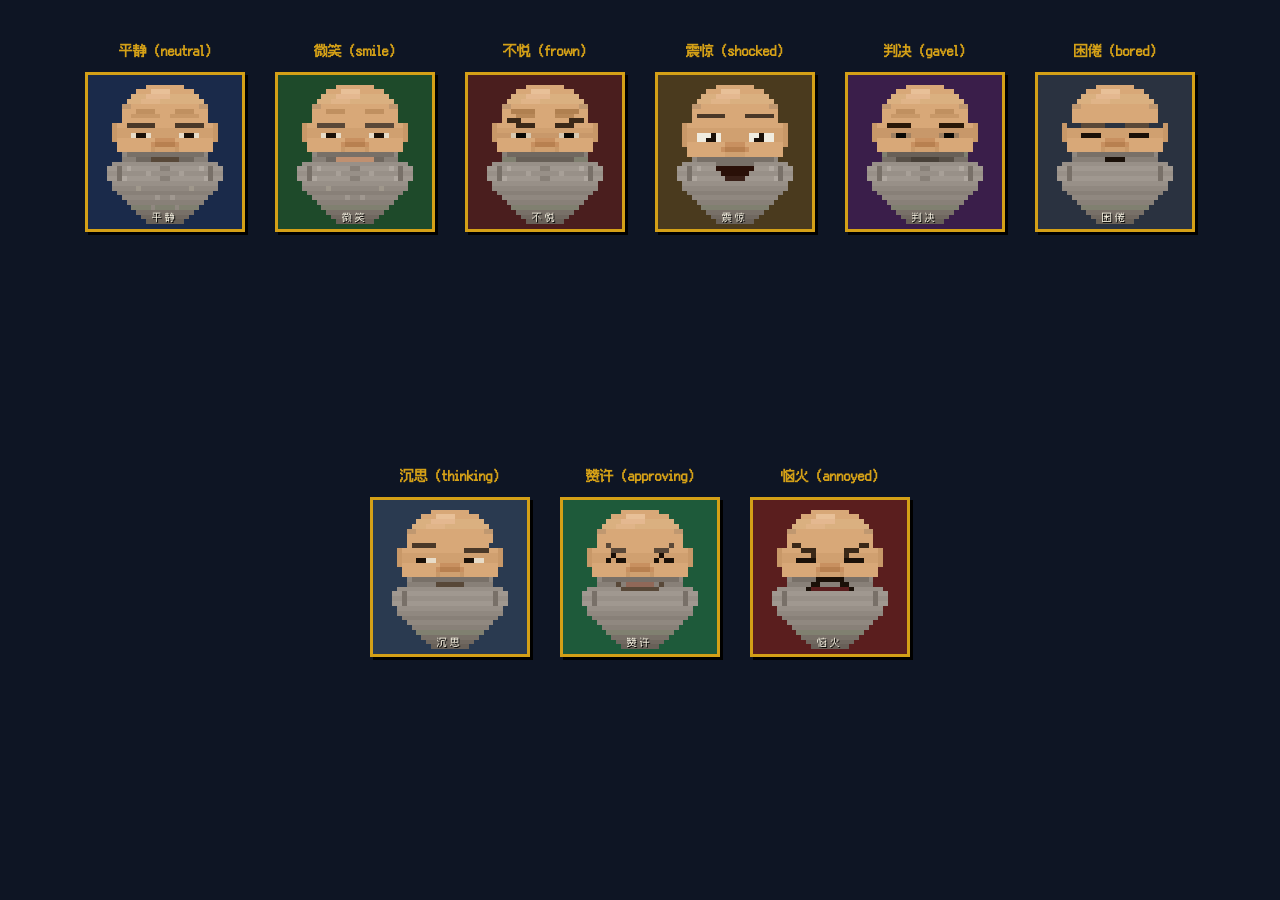
<file: static/expressions-preview.html>
<!DOCTYPE html>
<html lang="zh">
<head>
<meta charset="UTF-8">
<title>Nick Expressions Preview</title>
<link rel="stylesheet" href="/static/game.css">
<style>
body { background: var(--bg-dark); padding: 40px; display: flex; flex-wrap: wrap; gap: 30px; justify-content: center; }
.exp-item { display: flex; flex-direction: column; align-items: center; }
.exp-item h3 { color: var(--gold); font-family: var(--font-ark); font-size: 14px; margin-bottom: 10px; }
.nick-sprite { width: 160px !important; height: 160px !important; }
</style>
</head>
<body>
<script>
const expressions = ['neutral', 'smile', 'frown', 'shocked', 'gavel', 'bored', 'thinking', 'approving', 'annoyed'];
const EXPR_CN = {
  neutral: '平静', smile: '微笑', frown: '不悦', shocked: '震惊', gavel: '判决',
  bored: '困倦', thinking: '沉思', approving: '赞许', annoyed: '恼火'
};

async function init() {
  const gameRes = await fetch('/static/game.html?v=' + Date.now());
  const gameHtml = await gameRes.text();
  const parser = new DOMParser();
  const doc = parser.parseFromString(gameHtml, 'text/html');
  const spriteTemplate = doc.getElementById('nick-sprite');

  expressions.forEach(expr => {
    const item = document.createElement('div');
    item.className = 'exp-item';
    const h3 = document.createElement('h3');
    h3.textContent = EXPR_CN[expr] + ' (' + expr + ')';
    const sprite = spriteTemplate.cloneNode(true);
    sprite.className = 'nick-sprite nick-' + expr;
    sprite.id = '';
    const label = sprite.querySelector('.expression-label');
    if (label) label.textContent = EXPR_CN[expr];
    item.appendChild(h3);
    item.appendChild(sprite);
    document.body.appendChild(item);
  });
}
init();
</script>
</body>
</html>
</file>
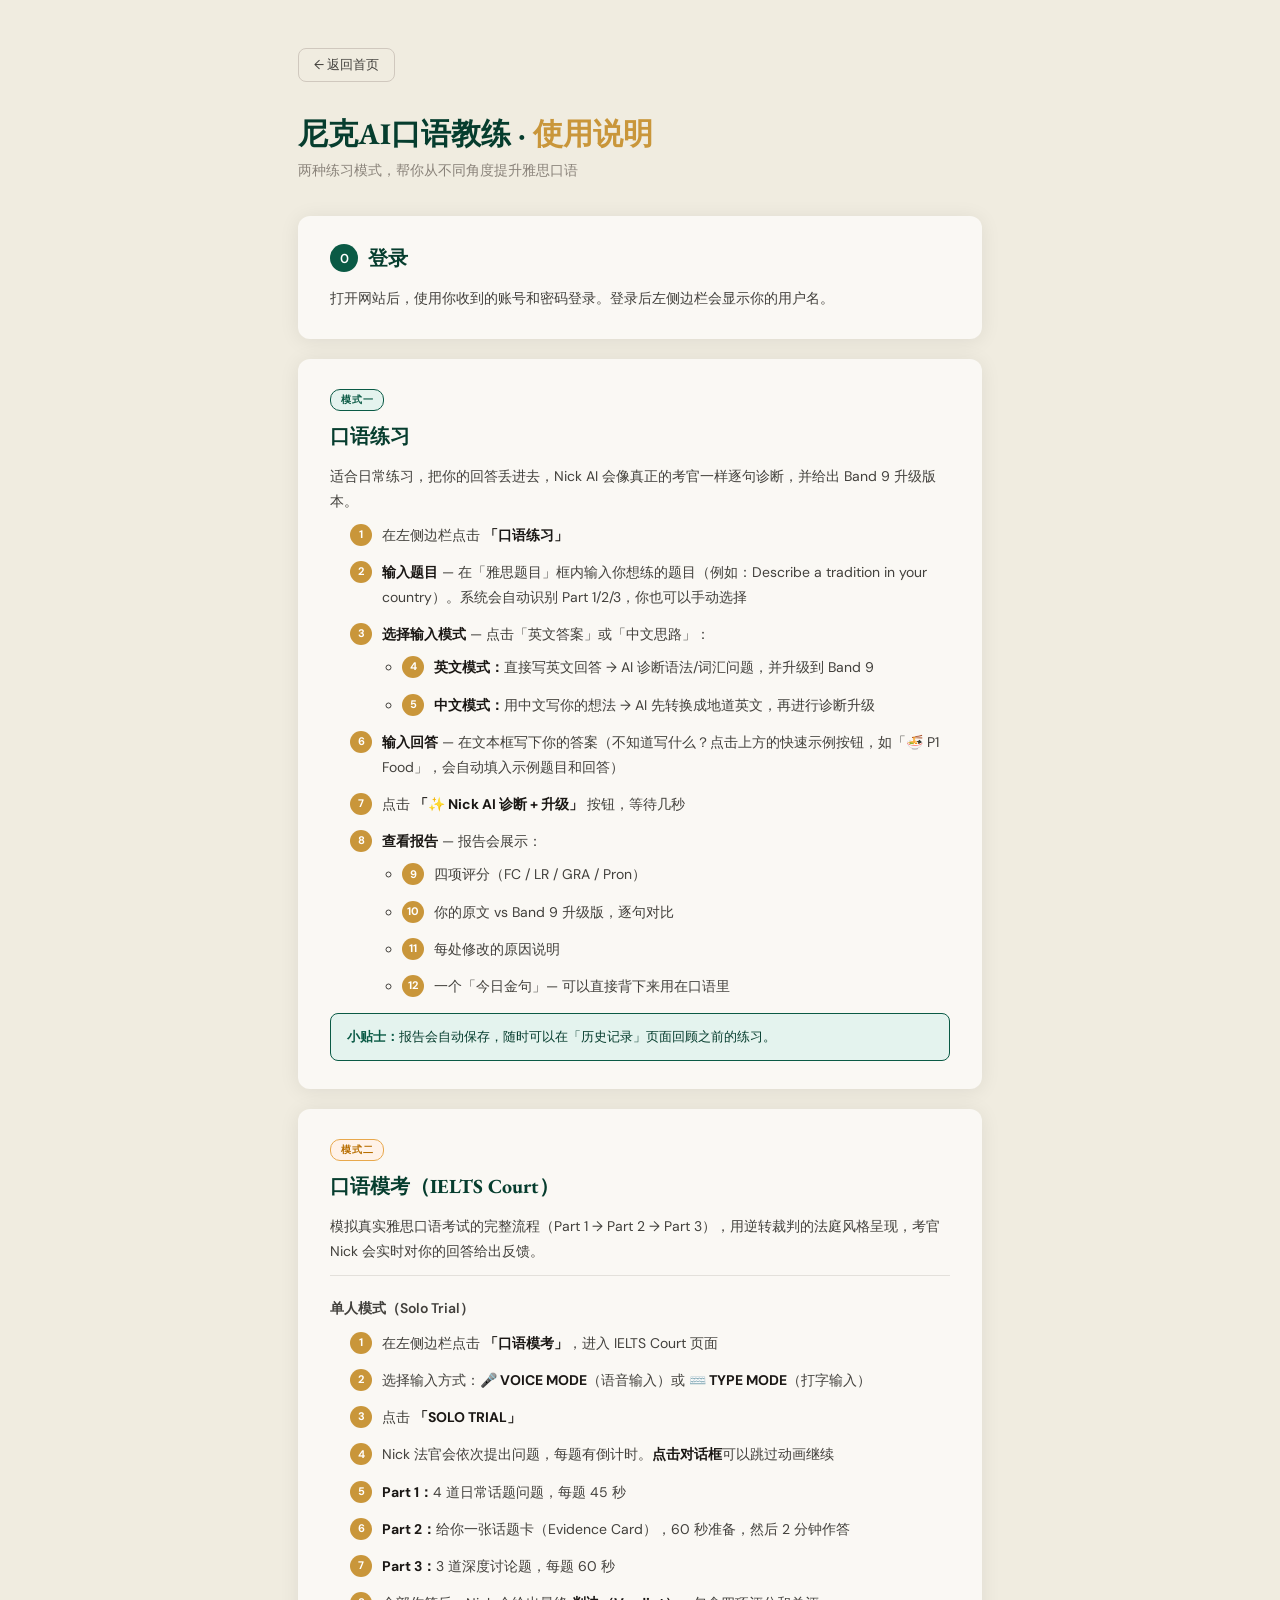
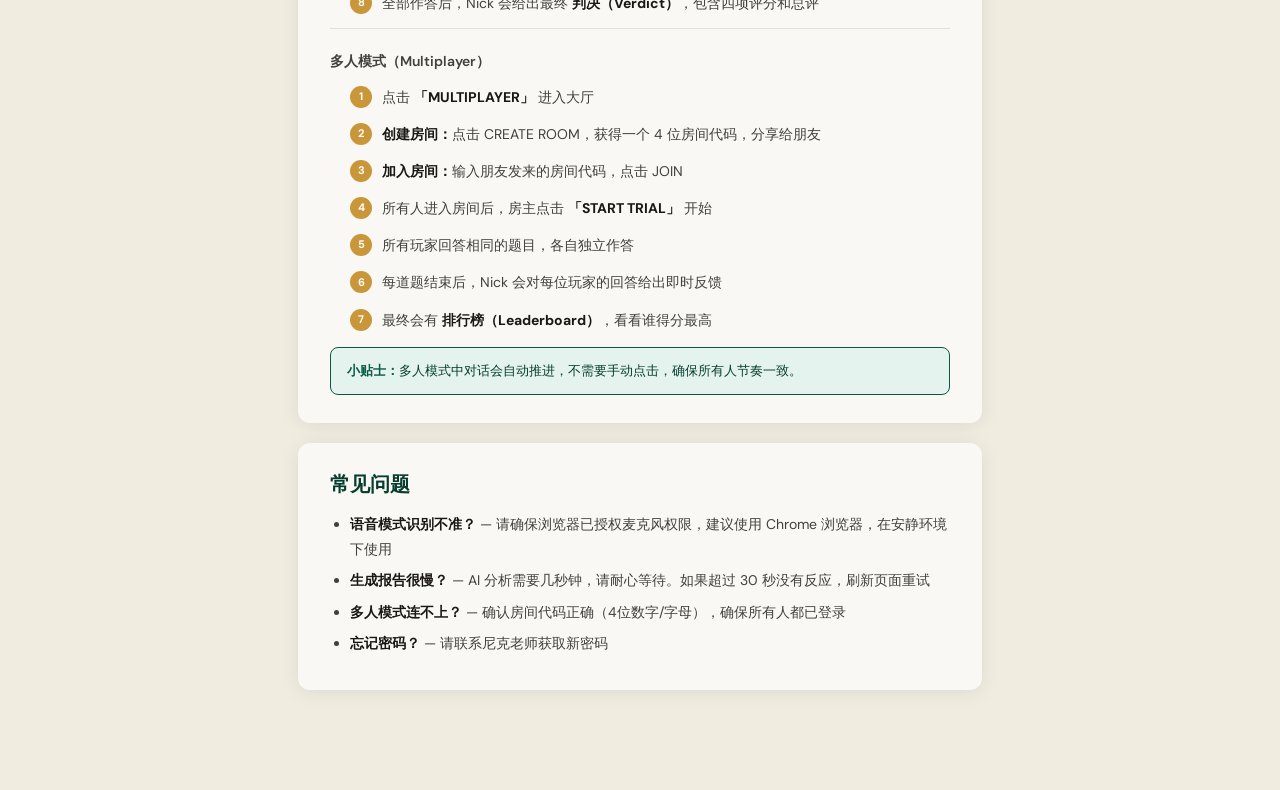
<file: static/guide.html>
<!DOCTYPE html>
<html lang="zh">
<head>
<meta charset="UTF-8">
<meta name="viewport" content="width=device-width, initial-scale=1.0">
<title>使用说明 — 尼克AI口语教练</title>
<link href="https://fonts.loli.net/css2?family=EB+Garamond:ital,wght@0,400;0,500;0,600;1,400&family=DM+Sans:wght@300;400;500;600&display=swap" rel="stylesheet">
<style>
:root {
  --ink: #1a1714; --ink-mid: #42403c; --ink-dim: #8a837a;
  --paper: #faf8f4; --warm: #f0ece0;
  --teal: #0A5A45; --teal-dk: #063d2e; --teal-lt: #e4f3ee;
  --gold: #C9963A; --gold-pale: #f5dfa0;
  --rule: rgba(60,55,45,.12);
  --shadow: 0 2px 20px rgba(0,0,0,.08);
}
*, *::before, *::after { margin:0; padding:0; box-sizing:border-box; }
body { font-family:'DM Sans',sans-serif; background:var(--warm); color:var(--ink); min-height:100vh; -webkit-font-smoothing:antialiased; }
.container { max-width:740px; margin:0 auto; padding:48px 28px 80px; }
.back-btn { display:inline-flex; align-items:center; gap:6px; background:none; border:1.5px solid #d0c8be; color:var(--ink-mid); padding:7px 15px; border-radius:8px; font-size:13px; cursor:pointer; transition:all .15s; text-decoration:none; margin-bottom:32px; font-family:'DM Sans',sans-serif; }
.back-btn:hover { border-color:var(--teal); color:var(--teal); }
h1 { font-family:'EB Garamond',serif; font-size:30px; color:var(--teal-dk); margin-bottom:6px; }
h1 span { color:var(--gold); }
.tagline { font-size:14px; color:var(--ink-dim); margin-bottom:36px; }
.section { background:var(--paper); border-radius:12px; box-shadow:var(--shadow); padding:28px 32px; margin-bottom:20px; }
.section h2 { font-family:'EB Garamond',serif; font-size:20px; color:var(--teal-dk); margin-bottom:14px; display:flex; align-items:center; gap:10px; }
.section h2 .num { background:var(--teal); color:#fff; width:28px; height:28px; border-radius:50%; display:flex; align-items:center; justify-content:center; font-family:'DM Sans',sans-serif; font-size:13px; font-weight:600; flex-shrink:0; }
.section p, .section li { font-size:14px; line-height:1.8; color:var(--ink-mid); }
.section ul { padding-left:20px; margin-top:8px; }
.section li { margin-bottom:6px; }
.section li strong { color:var(--ink); }
.tip { background:var(--teal-lt); border:1px solid var(--teal); border-radius:8px; padding:12px 16px; margin-top:14px; font-size:13px; color:var(--teal-dk); line-height:1.7; }
.tip strong { color:var(--teal); }
.divider { height:1px; background:var(--rule); margin:10px 0 20px; }
.feature-tag { display:inline-block; font-size:10px; font-weight:600; letter-spacing:.8px; text-transform:uppercase; padding:3px 10px; border-radius:10px; margin-bottom:12px; }
.tag-practice { background:var(--teal-lt); color:var(--teal); border:1px solid var(--teal); }
.tag-game { background:#fff2e8; color:#b86e00; border:1px solid #e8a84c; }
.tag-multi { background:#f0e8ff; color:#6b3fa0; border:1px solid #b8a0e0; }
.steps { counter-reset:step; list-style:none; padding-left:0; }
.steps li { counter-increment:step; position:relative; padding-left:32px; margin-bottom:12px; }
.steps li::before { content:counter(step); position:absolute; left:0; top:1px; background:var(--gold); color:#fff; width:22px; height:22px; border-radius:50%; display:flex; align-items:center; justify-content:center; font-size:11px; font-weight:700; }
</style>
</head>
<body>
<div class="container">
  <a href="/" class="back-btn">← 返回首页</a>

  <h1>尼克AI口语教练 · <span>使用说明</span></h1>
  <p class="tagline">两种练习模式，帮你从不同角度提升雅思口语</p>

  <!-- ===== 登录 ===== -->
  <div class="section">
    <h2><span class="num">0</span>登录</h2>
    <p>打开网站后，使用你收到的账号和密码登录。登录后左侧边栏会显示你的用户名。</p>
  </div>

  <!-- ===== 模式一：口语诊断 ===== -->
  <div class="section">
    <span class="feature-tag tag-practice">模式一</span>
    <h2>口语练习</h2>
    <p>适合日常练习，把你的回答丢进去，Nick AI 会像真正的考官一样逐句诊断，并给出 Band 9 升级版本。</p>
    <ul class="steps">
      <li>在左侧边栏点击 <strong>「口语练习」</strong></li>
      <li><strong>输入题目</strong> — 在「雅思题目」框内输入你想练的题目（例如：Describe a tradition in your country）。系统会自动识别 Part 1/2/3，你也可以手动选择</li>
      <li><strong>选择输入模式</strong> — 点击「英文答案」或「中文思路」：
        <ul>
          <li><strong>英文模式：</strong>直接写英文回答 → AI 诊断语法/词汇问题，并升级到 Band 9</li>
          <li><strong>中文模式：</strong>用中文写你的想法 → AI 先转换成地道英文，再进行诊断升级</li>
        </ul>
      </li>
      <li><strong>输入回答</strong> — 在文本框写下你的答案（不知道写什么？点击上方的快速示例按钮，如「🍜 P1 Food」，会自动填入示例题目和回答）</li>
      <li>点击 <strong>「✨ Nick AI 诊断 + 升级」</strong> 按钮，等待几秒</li>
      <li><strong>查看报告</strong> — 报告会展示：
        <ul>
          <li>四项评分（FC / LR / GRA / Pron）</li>
          <li>你的原文 vs Band 9 升级版，逐句对比</li>
          <li>每处修改的原因说明</li>
          <li>一个「今日金句」— 可以直接背下来用在口语里</li>
        </ul>
      </li>
    </ul>
    <div class="tip"><strong>小贴士：</strong>报告会自动保存，随时可以在「历史记录」页面回顾之前的练习。</div>
  </div>

  <!-- ===== 模式二：模考（单人） ===== -->
  <div class="section">
    <span class="feature-tag tag-game">模式二</span>
    <h2>口语模考（IELTS Court）</h2>
    <p>模拟真实雅思口语考试的完整流程（Part 1 → Part 2 → Part 3），用逆转裁判的法庭风格呈现，考官 Nick 会实时对你的回答给出反馈。</p>

    <div class="divider"></div>
    <p style="font-weight:600;margin-bottom:10px;">单人模式（Solo Trial）</p>
    <ul class="steps">
      <li>在左侧边栏点击 <strong>「口语模考」</strong>，进入 IELTS Court 页面</li>
      <li>选择输入方式：<strong>🎤 VOICE MODE</strong>（语音输入）或 <strong>⌨️ TYPE MODE</strong>（打字输入）</li>
      <li>点击 <strong>「SOLO TRIAL」</strong></li>
      <li>Nick 法官会依次提出问题，每题有倒计时。<strong>点击对话框</strong>可以跳过动画继续</li>
      <li><strong>Part 1：</strong>4 道日常话题问题，每题 45 秒</li>
      <li><strong>Part 2：</strong>给你一张话题卡（Evidence Card），60 秒准备，然后 2 分钟作答</li>
      <li><strong>Part 3：</strong>3 道深度讨论题，每题 60 秒</li>
      <li>全部作答后，Nick 会给出最终 <strong>判决（Verdict）</strong>，包含四项评分和总评</li>
    </ul>

    <div class="divider"></div>
    <p style="font-weight:600;margin-bottom:10px;">多人模式（Multiplayer）</p>
    <ul class="steps">
      <li>点击 <strong>「MULTIPLAYER」</strong> 进入大厅</li>
      <li><strong>创建房间：</strong>点击 CREATE ROOM，获得一个 4 位房间代码，分享给朋友</li>
      <li><strong>加入房间：</strong>输入朋友发来的房间代码，点击 JOIN</li>
      <li>所有人进入房间后，房主点击 <strong>「START TRIAL」</strong> 开始</li>
      <li>所有玩家回答相同的题目，各自独立作答</li>
      <li>每道题结束后，Nick 会对每位玩家的回答给出即时反馈</li>
      <li>最终会有 <strong>排行榜（Leaderboard）</strong>，看看谁得分最高</li>
    </ul>
    <div class="tip"><strong>小贴士：</strong>多人模式中对话会自动推进，不需要手动点击，确保所有人节奏一致。</div>
  </div>

  <!-- ===== 常见问题 ===== -->
  <div class="section">
    <h2>常见问题</h2>
    <ul>
      <li><strong>语音模式识别不准？</strong> — 请确保浏览器已授权麦克风权限，建议使用 Chrome 浏览器，在安静环境下使用</li>
      <li><strong>生成报告很慢？</strong> — AI 分析需要几秒钟，请耐心等待。如果超过 30 秒没有反应，刷新页面重试</li>
      <li><strong>多人模式连不上？</strong> — 确认房间代码正确（4位数字/字母），确保所有人都已登录</li>
      <li><strong>忘记密码？</strong> — 请联系尼克老师获取新密码</li>
    </ul>
  </div>

</div>
</body>
</html>
</file>
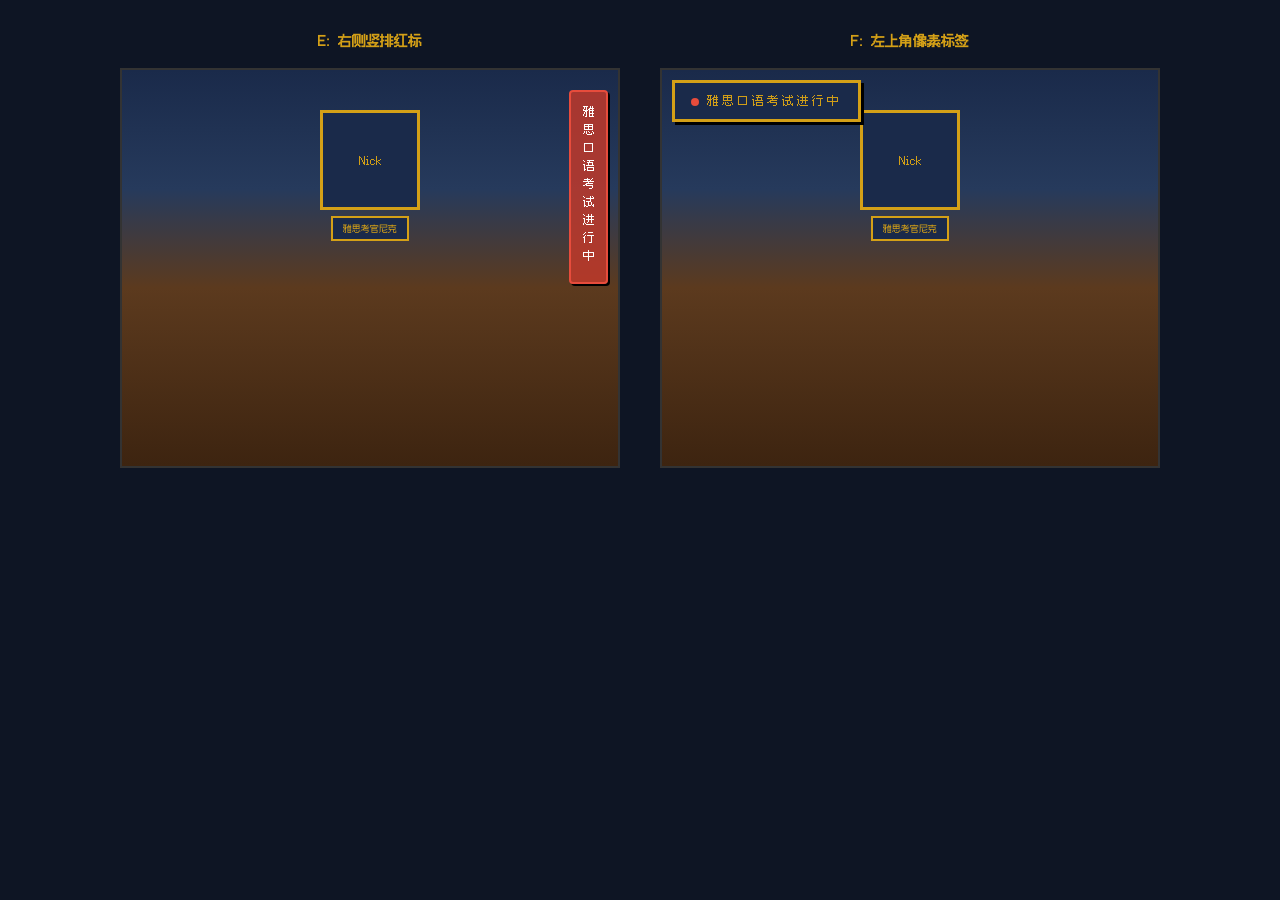
<file: static/hint-ef.html>
<!DOCTYPE html>
<html lang="zh">
<head>
<meta charset="UTF-8">
<title>Hint E & F Preview</title>
<link rel="stylesheet" href="/static/game.css">
<style>
body { background: var(--bg-dark); margin: 0; padding: 30px; display: flex; gap: 40px; justify-content: center; }
.preview-item { text-align: center; }
.preview-item h3 { color: var(--gold); font-family: var(--font-ark); font-size: 14px; margin-bottom: 16px; }
.preview-box {
  width: 500px; height: 400px; position: relative;
  background: linear-gradient(180deg, var(--deep-blue) 0%, #263a5c 30%, var(--wood-dark) 55%, #3d2410 100%);
  border: 2px solid #333; overflow: hidden;
  display: flex; flex-direction: column; align-items: center; padding-top: 40px;
}
.fake-nick {
  width: 100px; height: 100px; background: var(--deep-blue); border: 3px solid var(--gold);
  display: flex; align-items: center; justify-content: center; color: var(--gold);
  font-family: var(--font-ark); font-size: 12px;
}
.fake-plate { font-family: var(--font-ark); font-size: 9px; color: var(--gold); background: var(--deep-blue); border: 2px solid var(--gold); padding: 3px 10px; margin-top: 6px; }

/* E: 右侧竖排红标 */
.hint-e {
  position: absolute; top: 20px; right: 10px;
  writing-mode: vertical-rl;
  background: rgba(192,57,43,0.85); border: 2px solid #e74c3c;
  padding: 14px 8px; border-radius: 4px;
  font-family: var(--font-ark); font-size: 12px; color: #fff;
  letter-spacing: 6px;
  box-shadow: 2px 2px 0 #000;
}

/* F: 左上角像素标签 */
.hint-f {
  position: absolute; top: 10px; left: 10px;
  background: var(--deep-blue); border: 3px solid var(--gold);
  padding: 8px 16px;
  font-family: var(--font-ark); font-size: 12px; color: var(--gold);
  letter-spacing: 3px;
  box-shadow: 3px 3px 0 #000;
}
.hint-f .live-dot {
  display: inline-block; width: 8px; height: 8px; border-radius: 50%;
  background: #e74c3c; margin-right: 8px; vertical-align: middle;
  animation: blink 1s step-end infinite;
}
@keyframes blink { 0%, 100% { opacity: 1; } 50% { opacity: 0; } }
</style>
</head>
<body>

<div class="preview-item">
  <h3>E: 右侧竖排红标</h3>
  <div class="preview-box">
    <div class="hint-e">雅思口语考试进行中</div>
    <div class="fake-nick">Nick</div>
    <div class="fake-plate">雅思考官尼克</div>
  </div>
</div>

<div class="preview-item">
  <h3>F: 左上角像素标签</h3>
  <div class="preview-box">
    <div class="hint-f"><span class="live-dot"></span>雅思口语考试进行中</div>
    <div class="fake-nick">Nick</div>
    <div class="fake-plate">雅思考官尼克</div>
  </div>
</div>

</body>
</html>
</file>
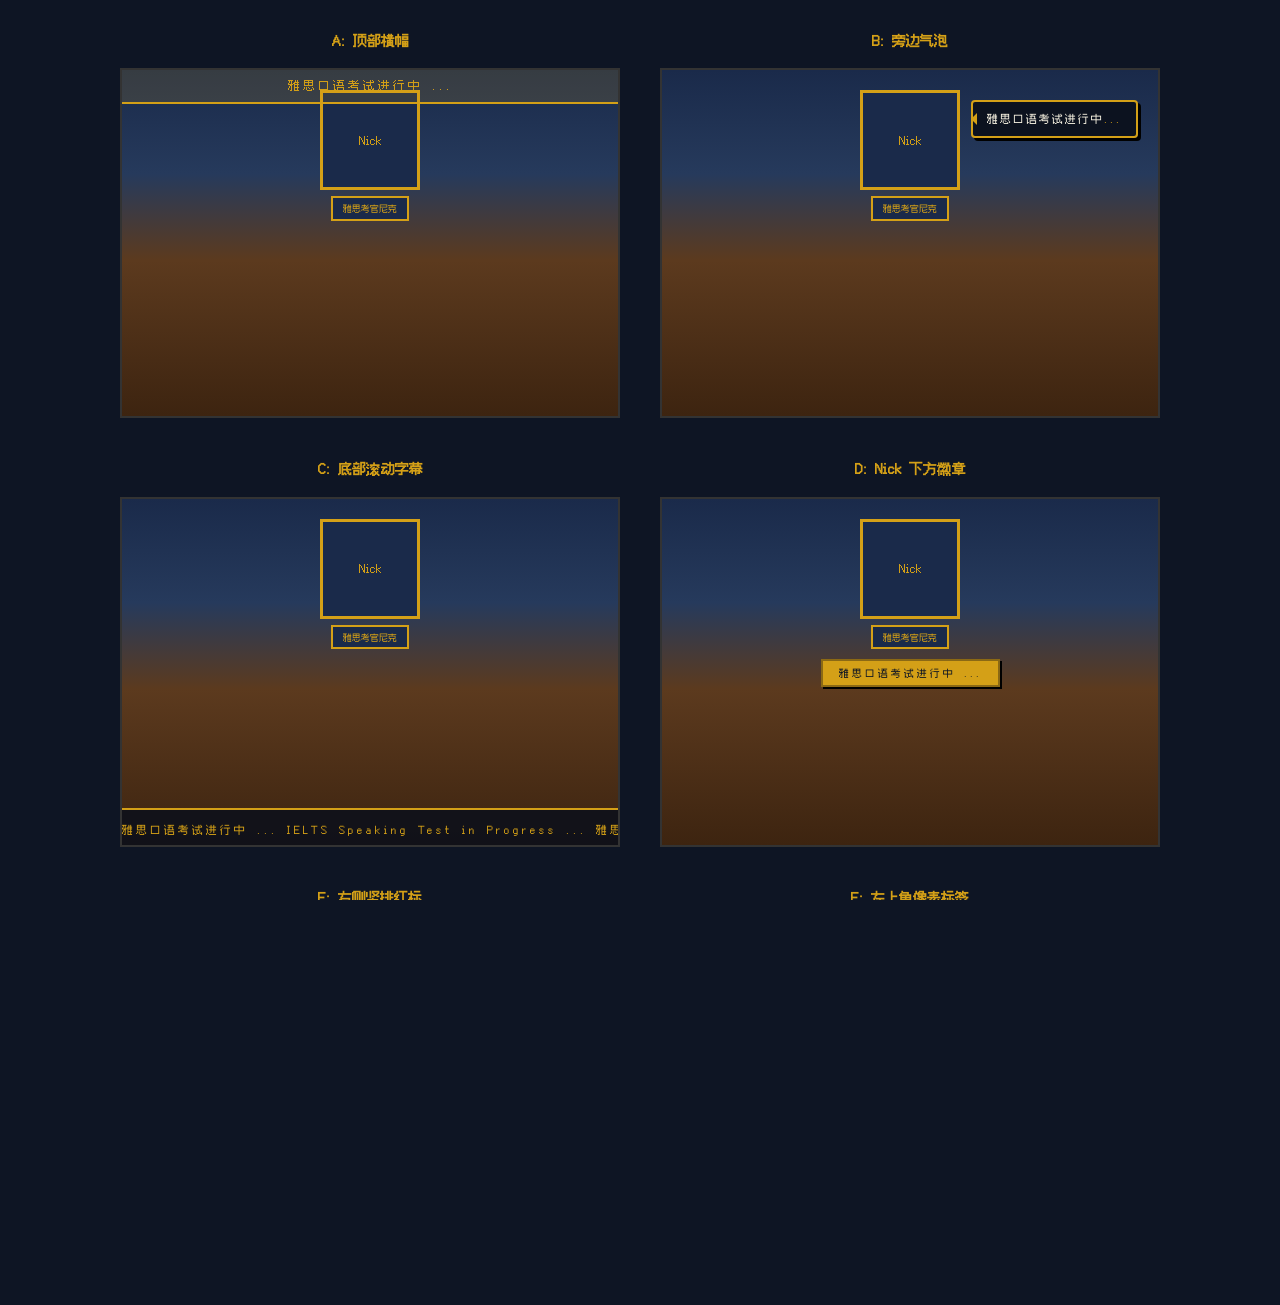
<file: static/hint-preview.html>
<!DOCTYPE html>
<html lang="zh">
<head>
<meta charset="UTF-8">
<title>Hint Style Preview</title>
<link rel="stylesheet" href="/static/game.css">
<style>
body { background: var(--bg-dark); margin: 0; }
.preview-grid { display: flex; flex-wrap: wrap; gap: 40px; padding: 30px; justify-content: center; }
.preview-item { text-align: center; }
.preview-item h3 { color: var(--gold); font-family: var(--font-ark); font-size: 14px; margin-bottom: 16px; }
.preview-box {
  width: 500px; height: 350px; position: relative;
  background: linear-gradient(180deg, var(--deep-blue) 0%, #263a5c 30%, var(--wood-dark) 55%, #3d2410 100%);
  border: 2px solid #333; overflow: hidden;
  display: flex; flex-direction: column; align-items: center; padding-top: 20px;
}
/* Fake Nick */
.fake-nick {
  width: 100px; height: 100px; background: var(--deep-blue); border: 3px solid var(--gold);
  display: flex; align-items: center; justify-content: center; color: var(--gold);
  font-family: var(--font-ark); font-size: 12px;
}
.fake-plate { font-family: var(--font-ark); font-size: 9px; color: var(--gold); background: var(--deep-blue); border: 2px solid var(--gold); padding: 3px 10px; margin-top: 6px; }

/* ── Style A: 顶部横幅 ── */
.hint-a {
  position: absolute; top: 0; left: 0; right: 0;
  background: rgba(212,160,23,0.15); border-bottom: 2px solid var(--gold);
  padding: 6px 16px; text-align: center;
  font-family: var(--font-ark); font-size: 12px; color: var(--gold);
  letter-spacing: 3px;
  animation: hint-pulse 2s ease-in-out infinite;
}
@keyframes hint-pulse { 0%,100% { opacity: 0.7; } 50% { opacity: 1; } }

/* ── Style B: Nick 旁边浮动气泡 ── */
.hint-b {
  position: absolute; top: 30px; right: 20px;
  background: rgba(10,15,26,0.9); border: 2px solid var(--gold);
  padding: 8px 14px; border-radius: 4px;
  font-family: var(--font-ark); font-size: 11px; color: var(--warm-white);
  letter-spacing: 2px;
  box-shadow: 3px 3px 0 #000;
}
.hint-b::before {
  content: ''; position: absolute; left: -8px; top: 50%; transform: translateY(-50%);
  border: 6px solid transparent; border-right-color: var(--gold);
}
.hint-b .dot { display: inline-block; animation: blink 1s step-end infinite; color: var(--gold); }

/* ── Style C: 底部滚动条 ── */
.hint-c {
  position: absolute; bottom: 0; left: 0; right: 0;
  background: rgba(10,15,26,0.85); border-top: 2px solid var(--gold);
  padding: 6px 0; overflow: hidden; white-space: nowrap;
}
.hint-c-inner {
  display: inline-block;
  font-family: var(--font-ark); font-size: 11px; color: var(--gold);
  letter-spacing: 3px;
  animation: scroll-left 12s linear infinite;
}
@keyframes scroll-left { 0% { transform: translateX(100%); } 100% { transform: translateX(-100%); } }

/* ── Style D: Nick 头像下方徽章 ── */
.hint-d {
  margin-top: 10px;
  background: var(--gold); color: var(--bg-dark);
  font-family: var(--font-ark); font-size: 10px;
  padding: 4px 16px; letter-spacing: 3px;
  border: 2px solid var(--wood-light);
  box-shadow: 2px 2px 0 #000;
  animation: hint-pulse 2s ease-in-out infinite;
}

/* ── Style E: 右上角竖排 ── */
.hint-e {
  position: absolute; top: 20px; right: 10px;
  writing-mode: vertical-rl;
  background: rgba(192,57,43,0.8); border: 2px solid #e74c3c;
  padding: 12px 6px; border-radius: 4px;
  font-family: var(--font-ark); font-size: 11px; color: #fff;
  letter-spacing: 4px;
  box-shadow: 2px 2px 0 #000;
}

/* ── Style F: 左上角像素标签 ── */
.hint-f {
  position: absolute; top: 10px; left: 10px;
  background: var(--deep-blue); border: 3px solid var(--gold);
  padding: 6px 14px;
  font-family: var(--font-ark); font-size: 11px; color: var(--gold);
  letter-spacing: 2px;
  box-shadow: 3px 3px 0 #000;
}
.hint-f .live-dot {
  display: inline-block; width: 6px; height: 6px; border-radius: 50%;
  background: #e74c3c; margin-right: 6px; vertical-align: middle;
  animation: blink 1s step-end infinite;
}

@keyframes blink { 0%, 100% { opacity: 1; } 50% { opacity: 0; } }
</style>
</head>
<body>

<div class="preview-grid">

  <!-- A: Top banner -->
  <div class="preview-item">
    <h3>A: 顶部横幅</h3>
    <div class="preview-box">
      <div class="hint-a">雅思口语考试进行中 ...</div>
      <div class="fake-nick">Nick</div>
      <div class="fake-plate">雅思考官尼克</div>
    </div>
  </div>

  <!-- B: Side bubble -->
  <div class="preview-item">
    <h3>B: 旁边气泡</h3>
    <div class="preview-box">
      <div class="hint-b">雅思口语考试进行中<span class="dot"> ...</span></div>
      <div class="fake-nick">Nick</div>
      <div class="fake-plate">雅思考官尼克</div>
    </div>
  </div>

  <!-- C: Bottom scrolling ticker -->
  <div class="preview-item">
    <h3>C: 底部滚动字幕</h3>
    <div class="preview-box">
      <div class="fake-nick">Nick</div>
      <div class="fake-plate">雅思考官尼克</div>
      <div class="hint-c"><span class="hint-c-inner">雅思口语考试进行中 ... IELTS Speaking Test in Progress ... 雅思口语考试进行中 ...</span></div>
    </div>
  </div>

  <!-- D: Badge under Nick -->
  <div class="preview-item">
    <h3>D: Nick 下方徽章</h3>
    <div class="preview-box">
      <div class="fake-nick">Nick</div>
      <div class="fake-plate">雅思考官尼克</div>
      <div class="hint-d">雅思口语考试进行中 ...</div>
    </div>
  </div>

  <!-- E: Vertical right side -->
  <div class="preview-item">
    <h3>E: 右侧竖排红标</h3>
    <div class="preview-box">
      <div class="hint-e">雅思口语考试进行中</div>
      <div class="fake-nick">Nick</div>
      <div class="fake-plate">雅思考官尼克</div>
    </div>
  </div>

  <!-- F: Top-left pixel tag -->
  <div class="preview-item">
    <h3>F: 左上角像素标签</h3>
    <div class="preview-box">
      <div class="hint-f"><span class="live-dot"></span>雅思口语考试进行中</div>
      <div class="fake-nick">Nick</div>
      <div class="fake-plate">雅思考官尼克</div>
    </div>
  </div>

</div>

</body>
</html>
</file>
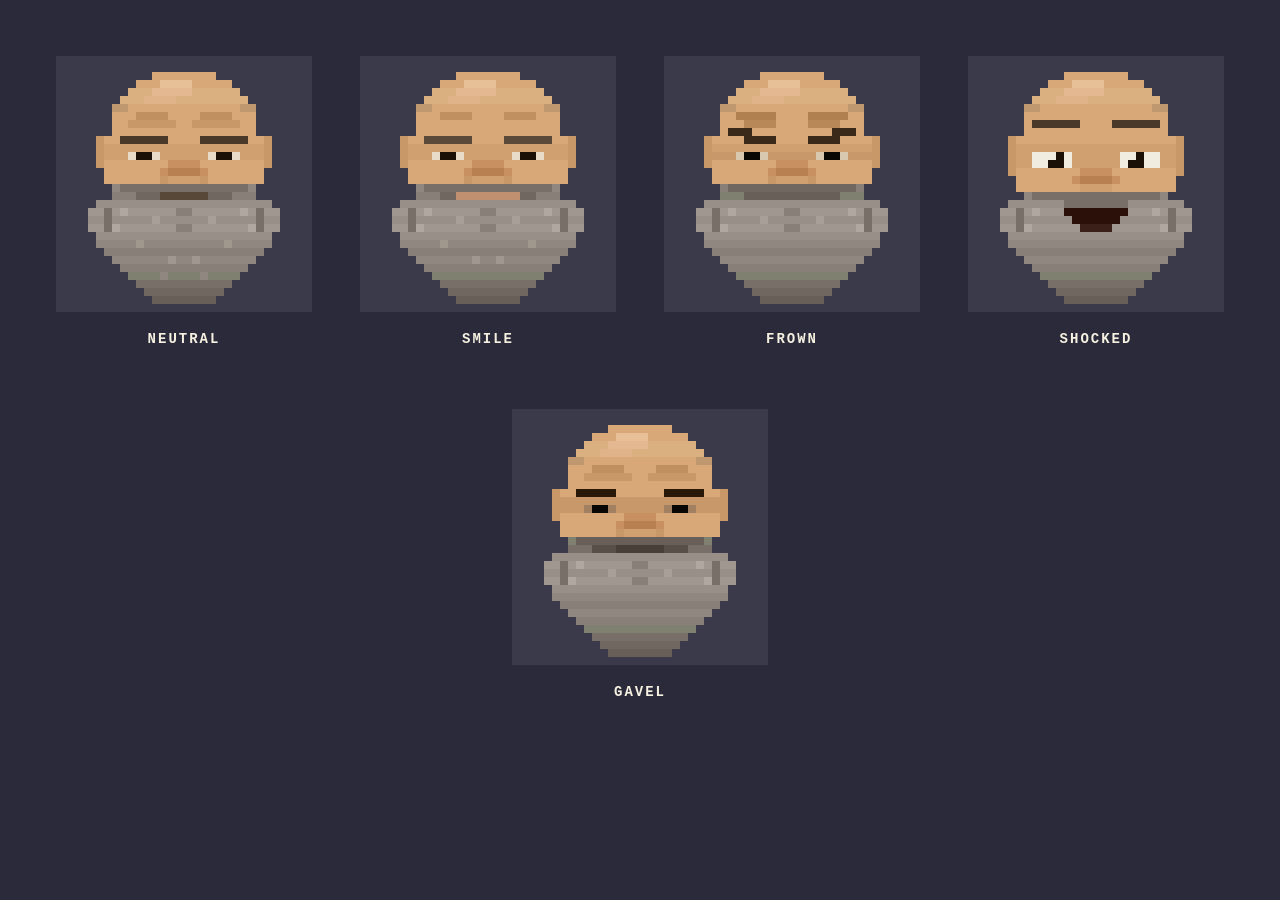
<file: static/nick-preview.html>
<!DOCTYPE html>
<html>
<head>
<meta charset="UTF-8">
<title>Nick Character Preview — v5</title>
<style>
body { background: #2a2a3a; display: flex; flex-wrap: wrap; gap: 48px; padding: 48px; justify-content: center; font-family: 'Courier New', monospace; }
.card { text-align: center; }
.card h3 { color: #f5f0e0; font-size: 14px; margin-top: 14px; letter-spacing: 2px; }
svg { image-rendering: pixelated; }
</style>
</head>
<body>

<!-- NEUTRAL -->
<div class="card">
<svg width="256" height="256" viewBox="0 0 32 32" shape-rendering="crispEdges">
  <!-- Background -->
  <rect width="32" height="32" fill="#3a3a4a"/>

  <!-- Bald head dome - rounded -->
  <rect x="12" y="2" width="8" height="1" fill="#d8a878"/>
  <rect x="10" y="3" width="12" height="1" fill="#d8a878"/>
  <rect x="9" y="4" width="14" height="1" fill="#dab080"/>
  <rect x="8" y="5" width="16" height="1" fill="#dab080"/>
  <rect x="7" y="6" width="18" height="1" fill="#d8a878"/>
  <!-- Head shine -->
  <rect x="13" y="3" width="4" height="1" fill="#e8c098"/>
  <rect x="12" y="4" width="5" height="1" fill="#e4b890"/>
  <rect x="11" y="5" width="4" height="1" fill="#e0b488"/>
  <!-- Very subtle stubble on sides -->
  <rect x="7" y="6" width="2" height="1" fill="#c09870"/>
  <rect x="23" y="6" width="2" height="1" fill="#c09870"/>

  <!-- Forehead -->
  <rect x="7" y="7" width="18" height="1" fill="#d8a878"/>
  <rect x="7" y="8" width="18" height="1" fill="#d8a878"/>
  <!-- Wrinkle lines -->
  <rect x="10" y="7" width="4" height="1" fill="#c09060"/>
  <rect x="18" y="7" width="4" height="1" fill="#c09060"/>
  <rect x="9" y="8" width="6" height="1" fill="#c89868"/>
  <rect x="17" y="8" width="6" height="1" fill="#c89868"/>
  <rect x="11" y="9" width="10" height="1" fill="#c89868"/>

  <rect x="7" y="9" width="18" height="1" fill="#d8a878"/>
  <rect x="6" y="10" width="20" height="1" fill="#d8a878"/>

  <!-- Eyebrows — thick, dark, stern -->
  <rect x="8" y="10" width="6" height="1" fill="#4a3828"/>
  <rect x="9" y="11" width="5" height="1" fill="#3a2818"/>
  <rect x="18" y="10" width="6" height="1" fill="#4a3828"/>
  <rect x="18" y="11" width="5" height="1" fill="#3a2818"/>

  <!-- Eyes area -->
  <rect x="6" y="11" width="20" height="1" fill="#d0a070"/>
  <rect x="6" y="12" width="20" height="1" fill="#d0a070"/>
  <!-- Eye whites + pupils -->
  <rect x="9" y="12" width="4" height="1" fill="#e8dcc8"/>
  <rect x="19" y="12" width="4" height="1" fill="#e8dcc8"/>
  <rect x="10" y="12" width="2" height="1" fill="#1a1008"/>
  <rect x="20" y="12" width="2" height="1" fill="#1a1008"/>
  <!-- Under-eye shadow -->
  <rect x="9" y="13" width="4" height="1" fill="#b88858"/>
  <rect x="19" y="13" width="4" height="1" fill="#b88858"/>

  <!-- Ears -->
  <rect x="5" y="10" width="1" height="4" fill="#c89868"/>
  <rect x="26" y="10" width="1" height="4" fill="#c89868"/>

  <!-- Cheeks + nose -->
  <rect x="6" y="13" width="20" height="1" fill="#d8a878"/>
  <rect x="6" y="14" width="20" height="1" fill="#d8a878"/>
  <rect x="6" y="15" width="20" height="1" fill="#d8a878"/>
  <!-- Nose -->
  <rect x="14" y="13" width="4" height="1" fill="#c89060"/>
  <rect x="13" y="14" width="6" height="1" fill="#c89060"/>
  <rect x="14" y="14" width="4" height="1" fill="#b88050"/>
  <rect x="13" y="15" width="2" height="1" fill="#c89868"/>
  <rect x="17" y="15" width="2" height="1" fill="#c89868"/>
  <!-- Nose tip highlight -->
  <rect x="14" y="15" width="4" height="1" fill="#d0a070"/>

  <!-- Mustache — thick -->
  <rect x="7" y="16" width="18" height="1" fill="#908880"/>
  <rect x="8" y="16" width="16" height="1" fill="#787068"/>
  <rect x="7" y="17" width="18" height="1" fill="#888078"/>
  <rect x="10" y="17" width="12" height="1" fill="#706860"/>
  <!-- Mouth gap under mustache -->
  <rect x="13" y="17" width="6" height="1" fill="#584838"/>

  <!-- Beard — massive, flowing -->
  <rect x="5" y="18" width="22" height="1" fill="#989088"/>
  <rect x="4" y="19" width="24" height="1" fill="#a09890"/>
  <rect x="4" y="20" width="24" height="1" fill="#989088"/>
  <rect x="4" y="21" width="24" height="1" fill="#a09890"/>
  <rect x="5" y="22" width="22" height="1" fill="#989088"/>
  <rect x="5" y="23" width="22" height="1" fill="#908880"/>
  <rect x="6" y="24" width="20" height="1" fill="#888078"/>
  <rect x="7" y="25" width="18" height="1" fill="#908880"/>
  <rect x="8" y="26" width="16" height="1" fill="#888078"/>
  <rect x="9" y="27" width="14" height="1" fill="#808070"/>
  <rect x="10" y="28" width="12" height="1" fill="#787068"/>
  <rect x="11" y="29" width="10" height="1" fill="#706860"/>
  <rect x="12" y="30" width="8" height="1" fill="#686058"/>
  <!-- Beard texture / strand highlights -->
  <rect x="8" y="19" width="1" height="1" fill="#b0a8a0"/>
  <rect x="23" y="19" width="1" height="1" fill="#b0a8a0"/>
  <rect x="12" y="20" width="1" height="1" fill="#a8a098"/>
  <rect x="19" y="20" width="1" height="1" fill="#a8a098"/>
  <rect x="7" y="21" width="1" height="1" fill="#b0a8a0"/>
  <rect x="24" y="21" width="1" height="1" fill="#b0a8a0"/>
  <rect x="10" y="23" width="1" height="1" fill="#a0988c"/>
  <rect x="21" y="23" width="1" height="1" fill="#a0988c"/>
  <rect x="14" y="25" width="1" height="1" fill="#a09890"/>
  <rect x="17" y="25" width="1" height="1" fill="#a09890"/>
  <rect x="13" y="27" width="1" height="1" fill="#908880"/>
  <rect x="18" y="27" width="1" height="1" fill="#908880"/>
  <!-- Beard shadow/depth -->
  <rect x="6" y="19" width="1" height="3" fill="#787068"/>
  <rect x="25" y="19" width="1" height="3" fill="#787068"/>
  <rect x="15" y="19" width="2" height="1" fill="#888078"/>
  <rect x="15" y="21" width="2" height="1" fill="#888078"/>
</svg>
<h3>NEUTRAL</h3>
</div>

<!-- SMILE -->
<div class="card">
<svg width="256" height="256" viewBox="0 0 32 32" shape-rendering="crispEdges">
  <rect width="32" height="32" fill="#3a3a4a"/>
  <!-- Head -->
  <rect x="12" y="2" width="8" height="1" fill="#d8a878"/>
  <rect x="10" y="3" width="12" height="1" fill="#d8a878"/>
  <rect x="9" y="4" width="14" height="1" fill="#dab080"/>
  <rect x="8" y="5" width="16" height="1" fill="#dab080"/>
  <rect x="7" y="6" width="18" height="1" fill="#d8a878"/>
  <rect x="13" y="3" width="4" height="1" fill="#e8c098"/>
  <rect x="12" y="4" width="5" height="1" fill="#e4b890"/>
  <rect x="11" y="5" width="4" height="1" fill="#e0b488"/>
  <rect x="7" y="6" width="2" height="1" fill="#c09870"/>
  <rect x="23" y="6" width="2" height="1" fill="#c09870"/>
  <rect x="7" y="7" width="18" height="1" fill="#d8a878"/>
  <rect x="7" y="8" width="18" height="1" fill="#d8a878"/>
  <rect x="10" y="7" width="4" height="1" fill="#c09060"/>
  <rect x="18" y="7" width="4" height="1" fill="#c09060"/>
  <rect x="7" y="9" width="18" height="1" fill="#d8a878"/>
  <rect x="6" y="10" width="20" height="1" fill="#d8a878"/>

  <!-- Eyebrows — relaxed, slightly arched -->
  <rect x="8" y="10" width="6" height="1" fill="#5a4838"/>
  <rect x="18" y="10" width="6" height="1" fill="#5a4838"/>

  <rect x="6" y="11" width="20" height="1" fill="#d0a070"/>
  <rect x="6" y="12" width="20" height="1" fill="#d0a070"/>
  <!-- Happy squinted eyes -->
  <rect x="9" y="12" width="4" height="1" fill="#e8dcc8"/>
  <rect x="19" y="12" width="4" height="1" fill="#e8dcc8"/>
  <rect x="10" y="12" width="2" height="1" fill="#1a1008"/>
  <rect x="20" y="12" width="2" height="1" fill="#1a1008"/>
  <!-- Squint/smile lines -->
  <rect x="8" y="13" width="5" height="1" fill="#b88858"/>
  <rect x="19" y="13" width="5" height="1" fill="#b88858"/>
  <rect x="5" y="10" width="1" height="4" fill="#c89868"/>
  <rect x="26" y="10" width="1" height="4" fill="#c89868"/>

  <!-- Cheek blush -->
  <rect x="6" y="13" width="20" height="1" fill="#d8a878"/>
  <rect x="7" y="14" width="3" height="1" fill="#d8a080"/>
  <rect x="22" y="14" width="3" height="1" fill="#d8a080"/>
  <rect x="6" y="14" width="20" height="1" fill="#d8a878"/>
  <rect x="6" y="15" width="20" height="1" fill="#d8a878"/>
  <rect x="14" y="13" width="4" height="1" fill="#c89060"/>
  <rect x="13" y="14" width="6" height="1" fill="#c89060"/>
  <rect x="14" y="14" width="4" height="1" fill="#b88050"/>
  <rect x="13" y="15" width="2" height="1" fill="#c89868"/>
  <rect x="17" y="15" width="2" height="1" fill="#c89868"/>
  <rect x="14" y="15" width="4" height="1" fill="#d0a070"/>

  <!-- Mustache + smile -->
  <rect x="7" y="16" width="18" height="1" fill="#908880"/>
  <rect x="8" y="16" width="16" height="1" fill="#787068"/>
  <rect x="7" y="17" width="18" height="1" fill="#888078"/>
  <rect x="10" y="17" width="12" height="1" fill="#706860"/>
  <!-- Smile visible -->
  <rect x="12" y="17" width="8" height="1" fill="#c09070"/>

  <!-- Beard -->
  <rect x="5" y="18" width="22" height="1" fill="#989088"/>
  <rect x="4" y="19" width="24" height="1" fill="#a09890"/>
  <rect x="4" y="20" width="24" height="1" fill="#989088"/>
  <rect x="4" y="21" width="24" height="1" fill="#a09890"/>
  <rect x="5" y="22" width="22" height="1" fill="#989088"/>
  <rect x="5" y="23" width="22" height="1" fill="#908880"/>
  <rect x="6" y="24" width="20" height="1" fill="#888078"/>
  <rect x="7" y="25" width="18" height="1" fill="#908880"/>
  <rect x="8" y="26" width="16" height="1" fill="#888078"/>
  <rect x="9" y="27" width="14" height="1" fill="#808070"/>
  <rect x="10" y="28" width="12" height="1" fill="#787068"/>
  <rect x="11" y="29" width="10" height="1" fill="#706860"/>
  <rect x="12" y="30" width="8" height="1" fill="#686058"/>
  <rect x="8" y="19" width="1" height="1" fill="#b0a8a0"/>
  <rect x="23" y="19" width="1" height="1" fill="#b0a8a0"/>
  <rect x="12" y="20" width="1" height="1" fill="#a8a098"/>
  <rect x="19" y="20" width="1" height="1" fill="#a8a098"/>
  <rect x="7" y="21" width="1" height="1" fill="#b0a8a0"/>
  <rect x="24" y="21" width="1" height="1" fill="#b0a8a0"/>
  <rect x="10" y="23" width="1" height="1" fill="#a0988c"/>
  <rect x="21" y="23" width="1" height="1" fill="#a0988c"/>
  <rect x="14" y="25" width="1" height="1" fill="#a09890"/>
  <rect x="17" y="25" width="1" height="1" fill="#a09890"/>
  <rect x="6" y="19" width="1" height="3" fill="#787068"/>
  <rect x="25" y="19" width="1" height="3" fill="#787068"/>
  <rect x="15" y="19" width="2" height="1" fill="#888078"/>
  <rect x="15" y="21" width="2" height="1" fill="#888078"/>
</svg>
<h3>SMILE</h3>
</div>

<!-- FROWN -->
<div class="card">
<svg width="256" height="256" viewBox="0 0 32 32" shape-rendering="crispEdges">
  <rect width="32" height="32" fill="#3a3a4a"/>
  <!-- Head -->
  <rect x="12" y="2" width="8" height="1" fill="#d8a878"/>
  <rect x="10" y="3" width="12" height="1" fill="#d8a878"/>
  <rect x="9" y="4" width="14" height="1" fill="#dab080"/>
  <rect x="8" y="5" width="16" height="1" fill="#dab080"/>
  <rect x="7" y="6" width="18" height="1" fill="#d8a878"/>
  <rect x="13" y="3" width="4" height="1" fill="#e8c098"/>
  <rect x="12" y="4" width="5" height="1" fill="#e4b890"/>
  <rect x="11" y="5" width="4" height="1" fill="#e0b488"/>
  <rect x="7" y="6" width="2" height="1" fill="#c09870"/>
  <rect x="23" y="6" width="2" height="1" fill="#c09870"/>
  <rect x="7" y="7" width="18" height="1" fill="#d8a878"/>
  <rect x="7" y="8" width="18" height="1" fill="#d8a878"/>
  <!-- Extra wrinkles when angry -->
  <rect x="9" y="7" width="5" height="1" fill="#b08050"/>
  <rect x="18" y="7" width="5" height="1" fill="#b08050"/>
  <rect x="10" y="8" width="4" height="1" fill="#b88858"/>
  <rect x="18" y="8" width="4" height="1" fill="#b88858"/>
  <rect x="11" y="9" width="10" height="1" fill="#b88858"/>
  <rect x="7" y="9" width="18" height="1" fill="#d8a878"/>
  <rect x="6" y="10" width="20" height="1" fill="#d8a878"/>

  <!-- Eyebrows — ANGRY, angled down inward, separated -->
  <rect x="8" y="9" width="3" height="1" fill="#3a2818"/>
  <rect x="10" y="10" width="4" height="1" fill="#3a2818"/>
  <rect x="11" y="11" width="2" height="1" fill="#3a2818"/>
  <rect x="21" y="9" width="3" height="1" fill="#3a2818"/>
  <rect x="18" y="10" width="4" height="1" fill="#3a2818"/>
  <rect x="19" y="11" width="2" height="1" fill="#3a2818"/>

  <rect x="6" y="11" width="20" height="1" fill="#d0a070"/>
  <rect x="6" y="12" width="20" height="1" fill="#c8986a"/>
  <!-- Angry narrow eyes -->
  <rect x="9" y="12" width="4" height="1" fill="#d8c8b0"/>
  <rect x="19" y="12" width="4" height="1" fill="#d8c8b0"/>
  <rect x="10" y="12" width="2" height="1" fill="#0a0804"/>
  <rect x="20" y="12" width="2" height="1" fill="#0a0804"/>
  <rect x="9" y="13" width="4" height="1" fill="#a07848"/>
  <rect x="19" y="13" width="4" height="1" fill="#a07848"/>
  <rect x="5" y="10" width="1" height="4" fill="#c89868"/>
  <rect x="26" y="10" width="1" height="4" fill="#c89868"/>

  <rect x="6" y="13" width="20" height="1" fill="#d8a878"/>
  <rect x="6" y="14" width="20" height="1" fill="#d8a878"/>
  <rect x="6" y="15" width="20" height="1" fill="#d8a878"/>
  <rect x="14" y="13" width="4" height="1" fill="#c89060"/>
  <rect x="13" y="14" width="6" height="1" fill="#c89060"/>
  <rect x="14" y="14" width="4" height="1" fill="#b88050"/>
  <rect x="13" y="15" width="2" height="1" fill="#c89868"/>
  <rect x="17" y="15" width="2" height="1" fill="#c89868"/>
  <rect x="14" y="15" width="4" height="1" fill="#d0a070"/>

  <!-- Mustache — tense -->
  <rect x="7" y="16" width="18" height="1" fill="#888078"/>
  <rect x="8" y="16" width="16" height="1" fill="#706860"/>
  <rect x="7" y="17" width="18" height="1" fill="#808070"/>
  <rect x="10" y="17" width="12" height="1" fill="#686058"/>

  <!-- Beard -->
  <rect x="5" y="18" width="22" height="1" fill="#989088"/>
  <rect x="4" y="19" width="24" height="1" fill="#a09890"/>
  <rect x="4" y="20" width="24" height="1" fill="#989088"/>
  <rect x="4" y="21" width="24" height="1" fill="#a09890"/>
  <rect x="5" y="22" width="22" height="1" fill="#989088"/>
  <rect x="5" y="23" width="22" height="1" fill="#908880"/>
  <rect x="6" y="24" width="20" height="1" fill="#888078"/>
  <rect x="7" y="25" width="18" height="1" fill="#908880"/>
  <rect x="8" y="26" width="16" height="1" fill="#888078"/>
  <rect x="9" y="27" width="14" height="1" fill="#808070"/>
  <rect x="10" y="28" width="12" height="1" fill="#787068"/>
  <rect x="11" y="29" width="10" height="1" fill="#706860"/>
  <rect x="12" y="30" width="8" height="1" fill="#686058"/>
  <rect x="8" y="19" width="1" height="1" fill="#b0a8a0"/>
  <rect x="23" y="19" width="1" height="1" fill="#b0a8a0"/>
  <rect x="12" y="20" width="1" height="1" fill="#a8a098"/>
  <rect x="19" y="20" width="1" height="1" fill="#a8a098"/>
  <rect x="7" y="21" width="1" height="1" fill="#b0a8a0"/>
  <rect x="24" y="21" width="1" height="1" fill="#b0a8a0"/>
  <rect x="6" y="19" width="1" height="3" fill="#787068"/>
  <rect x="25" y="19" width="1" height="3" fill="#787068"/>
  <rect x="15" y="19" width="2" height="1" fill="#888078"/>
  <rect x="15" y="21" width="2" height="1" fill="#888078"/>
</svg>
<h3>FROWN</h3>
</div>

<!-- SHOCKED -->
<div class="card">
<svg width="256" height="256" viewBox="0 0 32 32" shape-rendering="crispEdges">
  <rect width="32" height="32" fill="#3a3a4a"/>
  <!-- Head -->
  <rect x="12" y="2" width="8" height="1" fill="#d8a878"/>
  <rect x="10" y="3" width="12" height="1" fill="#d8a878"/>
  <rect x="9" y="4" width="14" height="1" fill="#dab080"/>
  <rect x="8" y="5" width="16" height="1" fill="#dab080"/>
  <rect x="7" y="6" width="18" height="1" fill="#d8a878"/>
  <rect x="13" y="3" width="4" height="1" fill="#e8c098"/>
  <rect x="12" y="4" width="5" height="1" fill="#e4b890"/>
  <rect x="11" y="5" width="4" height="1" fill="#e0b488"/>
  <rect x="7" y="6" width="2" height="1" fill="#c09870"/>
  <rect x="23" y="6" width="2" height="1" fill="#c09870"/>
  <rect x="7" y="7" width="18" height="1" fill="#d8a878"/>
  <rect x="7" y="8" width="18" height="1" fill="#d8a878"/>
  <rect x="7" y="9" width="18" height="1" fill="#d8a878"/>
  <rect x="6" y="10" width="20" height="1" fill="#d8a878"/>

  <!-- Eyebrows — HIGH, raised, separated -->
  <rect x="8" y="8" width="6" height="1" fill="#4a3828"/>
  <rect x="18" y="8" width="6" height="1" fill="#4a3828"/>

  <rect x="6" y="11" width="20" height="1" fill="#d0a070"/>
  <!-- Wide open eyes — 2px tall -->
  <rect x="6" y="12" width="20" height="2" fill="#d0a070"/>
  <rect x="8" y="12" width="5" height="2" fill="#f0ece0"/>
  <rect x="19" y="12" width="5" height="2" fill="#f0ece0"/>
  <rect x="10" y="12" width="2" height="2" fill="#1a1008"/>
  <rect x="20" y="12" width="2" height="2" fill="#1a1008"/>
  <!-- Pupil highlight -->
  <rect x="10" y="12" width="1" height="1" fill="#f0ece0"/>
  <rect x="20" y="12" width="1" height="1" fill="#f0ece0"/>
  <rect x="5" y="10" width="1" height="5" fill="#c89868"/>
  <rect x="26" y="10" width="1" height="5" fill="#c89868"/>

  <rect x="6" y="14" width="20" height="1" fill="#d8a878"/>
  <rect x="6" y="15" width="20" height="1" fill="#d8a878"/>
  <rect x="6" y="16" width="20" height="1" fill="#d8a878"/>
  <rect x="14" y="14" width="4" height="1" fill="#c89060"/>
  <rect x="13" y="15" width="6" height="1" fill="#c89060"/>
  <rect x="14" y="15" width="4" height="1" fill="#b88050"/>
  <rect x="14" y="16" width="4" height="1" fill="#d0a070"/>

  <!-- Mustache -->
  <rect x="7" y="17" width="18" height="1" fill="#908880"/>
  <rect x="8" y="17" width="16" height="1" fill="#787068"/>

  <!-- Open mouth through beard -->
  <rect x="5" y="18" width="22" height="1" fill="#989088"/>
  <rect x="12" y="18" width="8" height="1" fill="#787068"/>
  <rect x="4" y="19" width="24" height="1" fill="#a09890"/>
  <rect x="12" y="19" width="8" height="1" fill="#2a1008"/>
  <rect x="4" y="20" width="24" height="1" fill="#989088"/>
  <rect x="13" y="20" width="6" height="1" fill="#2a1008"/>
  <rect x="4" y="21" width="24" height="1" fill="#a09890"/>
  <rect x="14" y="21" width="4" height="1" fill="#3a2018"/>

  <!-- Beard continues -->
  <rect x="5" y="22" width="22" height="1" fill="#989088"/>
  <rect x="5" y="23" width="22" height="1" fill="#908880"/>
  <rect x="6" y="24" width="20" height="1" fill="#888078"/>
  <rect x="7" y="25" width="18" height="1" fill="#908880"/>
  <rect x="8" y="26" width="16" height="1" fill="#888078"/>
  <rect x="9" y="27" width="14" height="1" fill="#808070"/>
  <rect x="10" y="28" width="12" height="1" fill="#787068"/>
  <rect x="11" y="29" width="10" height="1" fill="#706860"/>
  <rect x="12" y="30" width="8" height="1" fill="#686058"/>
  <rect x="8" y="19" width="1" height="1" fill="#b0a8a0"/>
  <rect x="23" y="19" width="1" height="1" fill="#b0a8a0"/>
  <rect x="7" y="21" width="1" height="1" fill="#b0a8a0"/>
  <rect x="24" y="21" width="1" height="1" fill="#b0a8a0"/>
  <rect x="6" y="19" width="1" height="3" fill="#787068"/>
  <rect x="25" y="19" width="1" height="3" fill="#787068"/>
</svg>
<h3>SHOCKED</h3>
</div>

<!-- GAVEL -->
<div class="card">
<svg width="256" height="256" viewBox="0 0 32 32" shape-rendering="crispEdges">
  <rect width="32" height="32" fill="#3a3a4a"/>
  <!-- Head -->
  <rect x="12" y="2" width="8" height="1" fill="#d8a878"/>
  <rect x="10" y="3" width="12" height="1" fill="#d8a878"/>
  <rect x="9" y="4" width="14" height="1" fill="#dab080"/>
  <rect x="8" y="5" width="16" height="1" fill="#dab080"/>
  <rect x="7" y="6" width="18" height="1" fill="#d8a878"/>
  <rect x="13" y="3" width="4" height="1" fill="#e8c098"/>
  <rect x="12" y="4" width="5" height="1" fill="#e4b890"/>
  <rect x="11" y="5" width="4" height="1" fill="#e0b488"/>
  <rect x="7" y="6" width="2" height="1" fill="#c09870"/>
  <rect x="23" y="6" width="2" height="1" fill="#c09870"/>
  <rect x="7" y="7" width="18" height="1" fill="#d8a878"/>
  <rect x="7" y="8" width="18" height="1" fill="#d8a878"/>
  <rect x="10" y="7" width="4" height="1" fill="#c09060"/>
  <rect x="18" y="7" width="4" height="1" fill="#c09060"/>
  <rect x="9" y="8" width="6" height="1" fill="#c89868"/>
  <rect x="17" y="8" width="6" height="1" fill="#c89868"/>
  <rect x="7" y="9" width="18" height="1" fill="#d8a878"/>
  <rect x="6" y="10" width="20" height="1" fill="#d8a878"/>

  <!-- Eyebrows — very low, stern, separated -->
  <rect x="8" y="10" width="5" height="1" fill="#2a1808"/>
  <rect x="9" y="11" width="4" height="1" fill="#2a1808"/>
  <rect x="19" y="10" width="5" height="1" fill="#2a1808"/>
  <rect x="19" y="11" width="4" height="1" fill="#2a1808"/>

  <rect x="6" y="11" width="20" height="1" fill="#c8986a"/>
  <rect x="6" y="12" width="20" height="1" fill="#c8986a"/>
  <!-- Squinted eyes — barely open -->
  <rect x="9" y="12" width="4" height="1" fill="#a08060"/>
  <rect x="19" y="12" width="4" height="1" fill="#a08060"/>
  <rect x="10" y="12" width="2" height="1" fill="#0a0804"/>
  <rect x="20" y="12" width="2" height="1" fill="#0a0804"/>
  <rect x="5" y="10" width="1" height="4" fill="#c89868"/>
  <rect x="26" y="10" width="1" height="4" fill="#c89868"/>

  <rect x="6" y="13" width="20" height="1" fill="#d8a878"/>
  <rect x="6" y="14" width="20" height="1" fill="#d8a878"/>
  <rect x="6" y="15" width="20" height="1" fill="#d8a878"/>
  <rect x="14" y="13" width="4" height="1" fill="#c89060"/>
  <rect x="13" y="14" width="6" height="1" fill="#c89060"/>
  <rect x="14" y="14" width="4" height="1" fill="#b88050"/>
  <rect x="13" y="15" width="2" height="1" fill="#c89868"/>
  <rect x="17" y="15" width="2" height="1" fill="#c89868"/>
  <rect x="14" y="15" width="4" height="1" fill="#d0a070"/>

  <!-- Mustache — tight -->
  <rect x="7" y="16" width="18" height="1" fill="#808070"/>
  <rect x="8" y="16" width="16" height="1" fill="#686058"/>
  <rect x="7" y="17" width="18" height="1" fill="#787068"/>
  <rect x="10" y="17" width="12" height="1" fill="#585048"/>
  <rect x="13" y="17" width="6" height="1" fill="#484038"/>

  <!-- Beard -->
  <rect x="5" y="18" width="22" height="1" fill="#989088"/>
  <rect x="4" y="19" width="24" height="1" fill="#a09890"/>
  <rect x="4" y="20" width="24" height="1" fill="#989088"/>
  <rect x="4" y="21" width="24" height="1" fill="#a09890"/>
  <rect x="5" y="22" width="22" height="1" fill="#989088"/>
  <rect x="5" y="23" width="22" height="1" fill="#908880"/>
  <rect x="6" y="24" width="20" height="1" fill="#888078"/>
  <rect x="7" y="25" width="18" height="1" fill="#908880"/>
  <rect x="8" y="26" width="16" height="1" fill="#888078"/>
  <rect x="9" y="27" width="14" height="1" fill="#808070"/>
  <rect x="10" y="28" width="12" height="1" fill="#787068"/>
  <rect x="11" y="29" width="10" height="1" fill="#706860"/>
  <rect x="12" y="30" width="8" height="1" fill="#686058"/>
  <rect x="8" y="19" width="1" height="1" fill="#b0a8a0"/>
  <rect x="23" y="19" width="1" height="1" fill="#b0a8a0"/>
  <rect x="12" y="20" width="1" height="1" fill="#a8a098"/>
  <rect x="19" y="20" width="1" height="1" fill="#a8a098"/>
  <rect x="7" y="21" width="1" height="1" fill="#b0a8a0"/>
  <rect x="24" y="21" width="1" height="1" fill="#b0a8a0"/>
  <rect x="6" y="19" width="1" height="3" fill="#787068"/>
  <rect x="25" y="19" width="1" height="3" fill="#787068"/>
  <rect x="15" y="19" width="2" height="1" fill="#888078"/>
  <rect x="15" y="21" width="2" height="1" fill="#888078"/>
</svg>
<h3>GAVEL</h3>
</div>

</body>
</html>
</file>
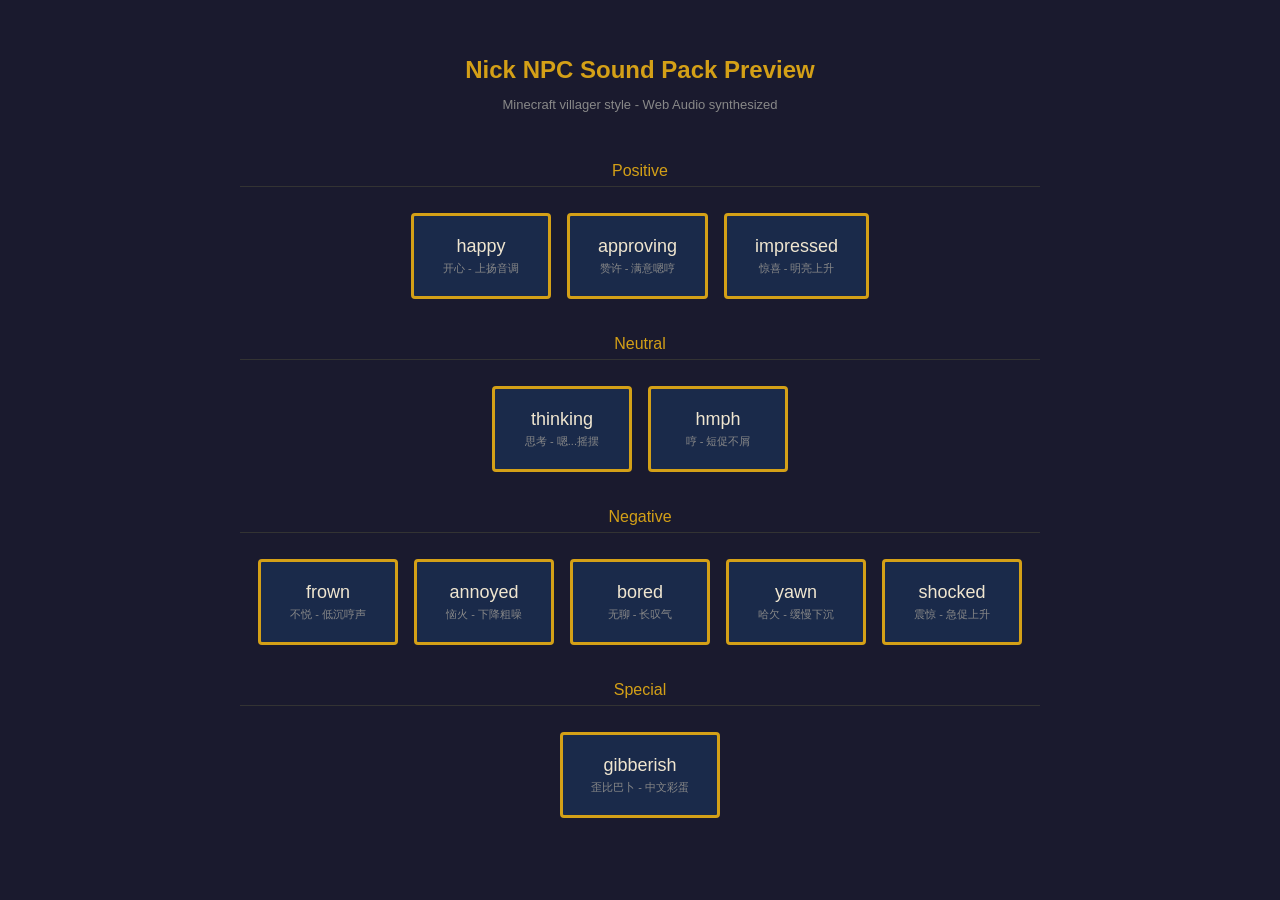
<file: static/sounds-preview.html>
<!DOCTYPE html>
<html lang="zh">
<head>
<meta charset="UTF-8">
<title>Nick NPC Sound Preview</title>
<style>
body { margin: 0; background: #1a1a2e; color: #f0e6d0; font-family: -apple-system, sans-serif; padding: 40px; }
h1 { text-align: center; color: #d4a017; font-size: 24px; margin-bottom: 10px; }
p.sub { text-align: center; color: #888; font-size: 13px; margin-bottom: 30px; }
.grid { display: flex; flex-wrap: wrap; gap: 16px; justify-content: center; max-width: 800px; margin: 0 auto; }
.sound-btn {
  padding: 20px 28px; border: 3px solid #d4a017; background: #1a2a4a;
  color: #f0e6d0; font-size: 14px; cursor: pointer; border-radius: 4px;
  transition: all 0.15s; min-width: 140px; text-align: center;
}
.sound-btn:hover { background: #2a3a5a; transform: scale(1.05); }
.sound-btn:active { transform: scale(0.95); background: #d4a017; color: #1a1a2e; }
.sound-btn .label { font-size: 18px; margin-bottom: 4px; }
.sound-btn .desc { font-size: 11px; color: #888; }
.section { width: 100%; text-align: center; color: #d4a017; font-size: 16px; margin: 20px 0 10px; border-bottom: 1px solid #333; padding-bottom: 6px; }
</style>
</head>
<body>
<h1>Nick NPC Sound Pack Preview</h1>
<p class="sub">Minecraft villager style - Web Audio synthesized</p>

<div class="grid">
  <div class="section">Positive</div>
  <button class="sound-btn" onclick="npcSound('happy')"><div class="label">happy</div><div class="desc">开心 - 上扬音调</div></button>
  <button class="sound-btn" onclick="npcSound('approving')"><div class="label">approving</div><div class="desc">赞许 - 满意嗯哼</div></button>
  <button class="sound-btn" onclick="npcSound('impressed')"><div class="label">impressed</div><div class="desc">惊喜 - 明亮上升</div></button>

  <div class="section">Neutral</div>
  <button class="sound-btn" onclick="npcSound('thinking')"><div class="label">thinking</div><div class="desc">思考 - 嗯...摇摆</div></button>
  <button class="sound-btn" onclick="npcSound('hmph')"><div class="label">hmph</div><div class="desc">哼 - 短促不屑</div></button>

  <div class="section">Negative</div>
  <button class="sound-btn" onclick="npcSound('frown')"><div class="label">frown</div><div class="desc">不悦 - 低沉哼声</div></button>
  <button class="sound-btn" onclick="npcSound('annoyed')"><div class="label">annoyed</div><div class="desc">恼火 - 下降粗噪</div></button>
  <button class="sound-btn" onclick="npcSound('bored')"><div class="label">bored</div><div class="desc">无聊 - 长叹气</div></button>
  <button class="sound-btn" onclick="npcSound('yawn')"><div class="label">yawn</div><div class="desc">哈欠 - 缓慢下沉</div></button>
  <button class="sound-btn" onclick="npcSound('shocked')"><div class="label">shocked</div><div class="desc">震惊 - 急促上升</div></button>

  <div class="section">Special</div>
  <button class="sound-btn" onclick="playGibberish()"><div class="label">gibberish</div><div class="desc">歪比巴卜 - 中文彩蛋</div></button>
</div>

<script>
let audioCtx = null;
function ctx() {
  if (!audioCtx) audioCtx = new (window.AudioContext || window.webkitAudioContext)();
  return audioCtx;
}

function npcSound(mood) {
  try {
    const c = ctx(), t = c.currentTime;
    const presets = {
      happy:    { freqs: [220, 280, 330], dur: 0.12, wave: 'triangle', vol: 0.15 },
      approving:{ freqs: [200, 260, 300, 340], dur: 0.1, wave: 'triangle', vol: 0.12 },
      thinking: { freqs: [180, 200, 180], dur: 0.15, wave: 'sawtooth', vol: 0.1 },
      bored:    { freqs: [200, 160, 120], dur: 0.2, wave: 'triangle', vol: 0.1 },
      frown:    { freqs: [150, 120], dur: 0.15, wave: 'square', vol: 0.12 },
      annoyed:  { freqs: [250, 180, 100], dur: 0.1, wave: 'sawtooth', vol: 0.15 },
      shocked:  { freqs: [180, 350, 500], dur: 0.08, wave: 'square', vol: 0.18 },
      yawn:     { freqs: [250, 220, 180, 140, 100], dur: 0.18, wave: 'triangle', vol: 0.08 },
      hmph:     { freqs: [200, 140], dur: 0.12, wave: 'sawtooth', vol: 0.13 },
      impressed:{ freqs: [200, 300, 400, 450], dur: 0.09, wave: 'triangle', vol: 0.14 },
    };
    const p = presets[mood] || presets.thinking;
    const gap = 0.02;
    p.freqs.forEach((freq, i) => {
      const t0 = t + i * (p.dur + gap);
      const osc = c.createOscillator();
      const gain = c.createGain();
      osc.type = p.wave;
      const f = freq * (0.85 + Math.random() * 0.3);
      osc.frequency.setValueAtTime(f, t0);
      osc.frequency.linearRampToValueAtTime(f * (0.9 + Math.random() * 0.2), t0 + p.dur);
      gain.gain.setValueAtTime(0, t0);
      gain.gain.linearRampToValueAtTime(p.vol, t0 + 0.015);
      gain.gain.exponentialRampToValueAtTime(0.001, t0 + p.dur);
      osc.connect(gain).connect(c.destination);
      osc.start(t0);
      osc.stop(t0 + p.dur + 0.01);
    });
  } catch (e) {}
}

function playGibberish() {
  try {
    const c = ctx();
    const baseTime = c.currentTime;
    const syllables = 4 + Math.floor(Math.random() * 2);
    const syllableDur = 0.13;
    for (let i = 0; i < syllables; i++) {
      const t0 = baseTime + i * syllableDur;
      const osc = c.createOscillator();
      const gain = c.createGain();
      const startFreq = 150 + Math.random() * 120;
      const endFreq = startFreq * (0.6 + Math.random() * 0.8);
      osc.type = i % 2 === 0 ? 'sawtooth' : 'square';
      osc.frequency.setValueAtTime(startFreq, t0);
      osc.frequency.linearRampToValueAtTime(endFreq, t0 + syllableDur * 0.9);
      gain.gain.setValueAtTime(0, t0);
      gain.gain.linearRampToValueAtTime(0.25, t0 + 0.02);
      gain.gain.exponentialRampToValueAtTime(0.001, t0 + syllableDur);
      osc.connect(gain).connect(c.destination);
      osc.start(t0); osc.stop(t0 + syllableDur);
    }
  } catch (e) {}
}
</script>
</body>
</html>
</file>
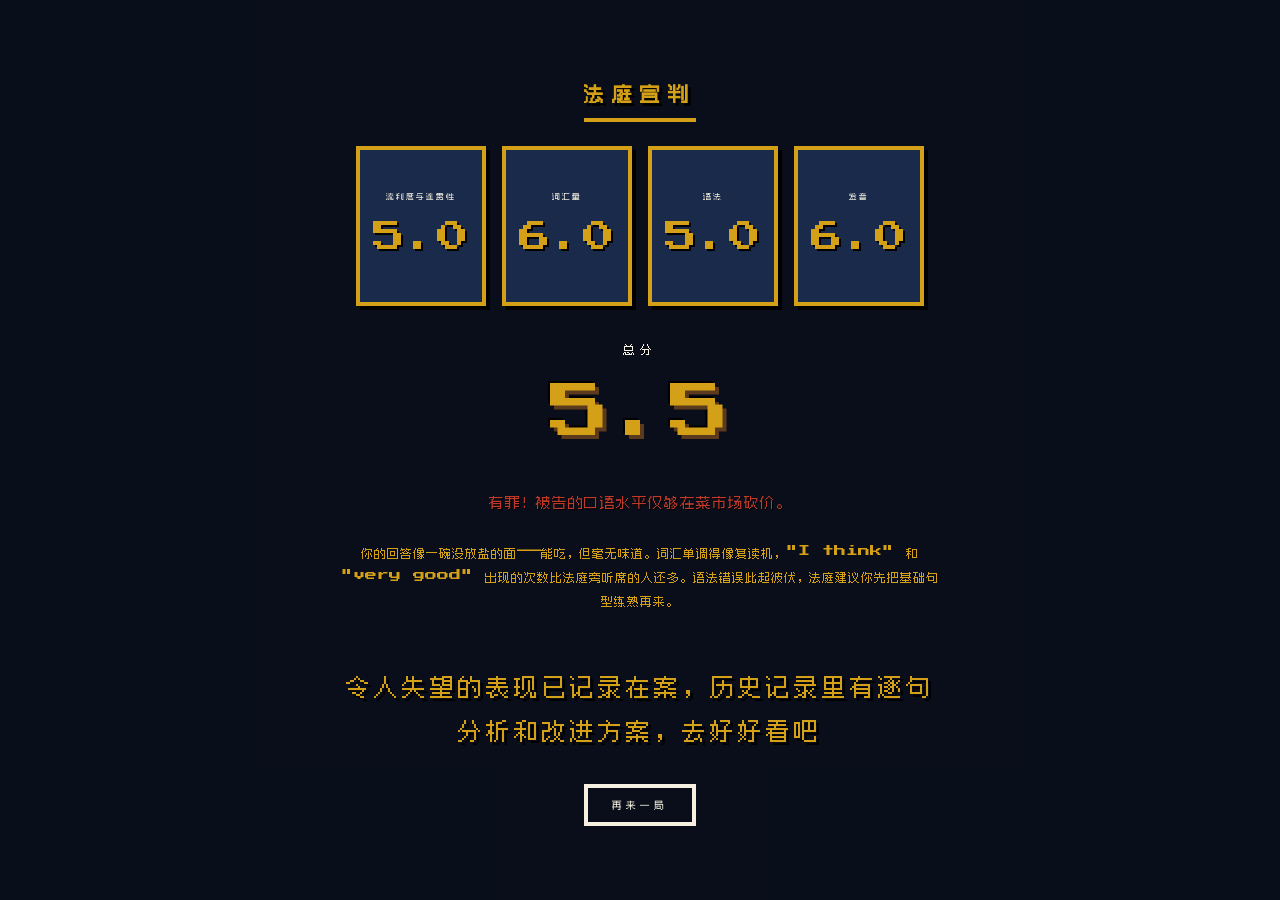
<file: static/verdict-preview.html>
<!DOCTYPE html>
<html lang="zh">
<head>
  <meta charset="UTF-8">
  <meta name="viewport" content="width=device-width, initial-scale=1.0, maximum-scale=1.0, user-scalable=no">
  <title>Verdict Preview</title>
  <link rel="stylesheet" href="/static/game.css">
</head>
<body>
  <div id="verdict-screen" class="screen" style="display:flex;">
    <h2 class="verdict-header">法庭宣判</h2>

    <div class="score-cards">
      <div class="score-card revealed">
        <span class="score-label">流利度与连贯性</span>
        <span class="score-value">5.0</span>
      </div>
      <div class="score-card revealed">
        <span class="score-label">词汇量</span>
        <span class="score-value">6.0</span>
      </div>
      <div class="score-card revealed">
        <span class="score-label">语法</span>
        <span class="score-value">5.0</span>
      </div>
      <div class="score-card revealed">
        <span class="score-label">发音</span>
        <span class="score-value">6.0</span>
      </div>
    </div>

    <div class="overall-band">
      <span class="overall-label">总分</span>
      <span class="overall-value">5.5</span>
    </div>

    <p class="verdict-text">有罪！被告的口语水平仅够在菜市场砍价。</p>
    <p class="verdict-comment">你的回答像一碗没放盐的面——能吃，但毫无味道。词汇单调得像复读机，"I think" 和 "very good" 出现的次数比法庭旁听席的人还多。语法错误此起彼伏，法庭建议你先把基础句型练熟再来。</p>

    <div style="margin-top:30px;text-align:center;">
      <p style="font-family:'Ark Pixel','Zpix',monospace;font-size:24px;color:var(--gold);letter-spacing:4px;margin-bottom:16px;text-shadow:3px 3px 0 #000;max-width:600px;line-height:1.8;">令人失望的表现已记录在案，历史记录里有逐句分析和改进方案，去好好看吧</p>
      <button id="btn-new-trial" class="press-start blink" style="font-size:10px;padding:10px 24px;">再来一局</button>
    </div>
  </div>
</body>
</html>
</file>
<file: static/game.css>
/* ==========================================================================
   IELTS COURT — Ace Attorney / 逆転裁判 Pixel-Art Courtroom CSS
   ========================================================================== */

@import url('https://fonts.loli.net/css2?family=Press+Start+2P&display=swap');

@font-face {
  font-family: 'Zpix';
  src: url('/static/fonts/zpix.woff2') format('woff2');
  font-weight: normal;
  font-style: normal;
  font-display: swap;
}

@font-face {
  font-family: 'Ark Pixel';
  src: url('/static/fonts/ark-pixel-12px-zh_cn.woff2') format('woff2');
  font-weight: normal;
  font-style: normal;
  font-display: swap;
}

:root {
  --wood-dark:    #5C3A1E;
  --wood-light:   #8B6914;
  --deep-blue:    #1a2a4a;
  --red-objection:#c0392b;
  --gold:         #d4a017;
  --warm-white:   #f5f0e0;
  --bg-dark:      #0e1524;
  --bg-panel:     #1c1c2e;
  --green:        #27ae60;
  --yellow:       #f1c40f;
  --red:          #e74c3c;
  --paper:        #f0e6d0;
  --seal-red:     #8b0000;
  --font-pixel:   'Press Start 2P', 'Zpix', 'Courier New', monospace;
  --font-zpix:    'Zpix', 'Press Start 2P', 'Courier New', monospace;
  --font-ark:     'Ark Pixel', 'Zpix', 'Press Start 2P', monospace;
}

*, *::before, *::after { margin: 0; padding: 0; box-sizing: border-box; }

html, body {
  width: 100%; height: 100%; overflow: hidden;
  background: var(--bg-dark); color: var(--warm-white);
  font-family: var(--font-pixel); font-size: 14px; line-height: 1.6;
}

.hidden { display: none !important; }
.blink { animation: blink 1s step-end infinite; }

/* ==========================================================================
   SCREEN FLASH
   ========================================================================== */
.screen-flash { position: fixed; inset: 0; z-index: 9999; pointer-events: none; }
.screen-flash.active::before {
  content: ''; position: fixed; inset: 0;
  background: white; animation: flash-anim 0.15s ease-out forwards;
}
@keyframes flash-anim { 0% { opacity: 0.9; } 100% { opacity: 0; } }

/* ==========================================================================
   1. TITLE SCREEN
   ========================================================================== */
.screen {
  position: fixed; inset: 0; overflow: auto;
}

#title-screen {
  z-index: 1000;
  display: flex; flex-direction: column;
  align-items: center; justify-content: center;
  background: linear-gradient(180deg, #0a0f1a 0%, var(--deep-blue) 40%, var(--wood-dark) 100%);
}

.title-content { text-align: center; max-width: 600px; padding: 20px; }

.game-title {
  font-family: var(--font-pixel);
  font-size: 48px; color: var(--gold);
  text-shadow: 4px 4px 0 var(--wood-dark), -2px -2px 0 #000;
  letter-spacing: 6px; margin-bottom: 8px;
  animation: logo-pulse 2s ease-in-out infinite;
}

.game-title-cn {
  font-family: var(--font-ark);
  font-size: 16px; color: var(--warm-white);
  letter-spacing: 6px; margin-bottom: 12px;
  text-shadow: 2px 2px 0 #000;
}
@keyframes logo-pulse { 0%, 100% { transform: scale(1); } 50% { transform: scale(1.03); } }

.subtitle {
  font-family: var(--font-ark);
  font-size: 16px; color: var(--warm-white); letter-spacing: 6px;
  margin-bottom: 30px; text-shadow: 2px 2px 0 #000;
}

.flavor-text {
  font-family: var(--font-ark);
  font-size: 12px; color: #f5f0e0; line-height: 2.2;
  letter-spacing: 3px; text-shadow: 2px 2px 0 #000;
  margin-bottom: 36px; padding: 0 20px;
}

.mode-selector { display: flex; gap: 16px; justify-content: center; margin-bottom: 36px; }
.band-selector { display: flex; gap: 12px; justify-content: center; align-items: center; flex-wrap: wrap; }

.mode-btn {
  font-family: var(--font-ark); font-size: 12px;
  padding: 10px 20px; background: var(--deep-blue); color: var(--warm-white);
  border: 3px solid var(--gold); cursor: pointer;
  box-shadow: 3px 3px 0 #000; transition: all 0.1s;
  letter-spacing: 2px;
}
.mode-btn:hover { background: var(--wood-dark); }
.mode-btn.selected { background: var(--gold); color: var(--bg-dark); }

.press-start {
  font-family: var(--font-ark); font-size: 16px;
  color: var(--warm-white); background: none; border: 4px solid var(--warm-white);
  padding: 14px 32px; cursor: pointer;
  letter-spacing: 4px;
}
.press-start:hover { color: var(--gold); border-color: var(--gold); }

/* ==========================================================================
   2. HUD BAR
   ========================================================================== */
.hud {
  position: fixed; top: 0; left: 0; right: 0; z-index: 50;
  display: flex; align-items: center; gap: 12px;
  padding: 10px 16px; background: rgba(10,15,26,0.85);
  border-bottom: 3px solid var(--gold);
}

.part-badge {
  font-family: var(--font-ark); font-size: 10px;
  padding: 4px 12px; letter-spacing: 2px;
  border: 3px solid; box-shadow: 2px 2px 0 #000;
}
.part-badge.part-1 { background: var(--deep-blue); border-color: #3a7bd5; color: #6db3f2; }
.part-badge.part-2 { background: #2a1a3a; border-color: #8e44ad; color: #c39bd3; }
.part-badge.part-3 { background: #3a1a1a; border-color: var(--red-objection); color: var(--red); }

.question-counter { font-size: 10px; color: var(--gold); letter-spacing: 1px; }

.timer-bar-container {
  flex: 1; height: 10px; background: #1c1c2e;
  border: 2px solid #333; overflow: hidden;
}
.timer-bar {
  height: 100%; width: 100%;
  background: var(--green);
  transition: width 1s linear;
}
.timer-bar.urgent { animation: pulse-red 0.5s step-end infinite; }

/* ==========================================================================
   3. COURTROOM
   ========================================================================== */
.courtroom {
  position: fixed; inset: 0; padding-top: 44px;
  display: flex; flex-direction: column; align-items: center;
  background: linear-gradient(180deg,
    var(--deep-blue) 0%, #263a5c 30%, var(--wood-dark) 55%, #3d2410 100%);
}

.judge-bench {
  width: 100%; min-height: 70px;
  background: linear-gradient(180deg, var(--wood-dark) 0%, var(--wood-light) 100%);
  border-bottom: 4px solid #3a2210;
  display: flex; align-items: center; justify-content: center;
  position: relative;
  box-shadow: 0 4px 0 #2a1808, 0 6px 16px rgba(0,0,0,0.6);
}
.judge-bench::before {
  content: ''; position: absolute; inset: 0;
  background: repeating-linear-gradient(90deg,
    transparent, transparent 120px,
    rgba(0,0,0,0.12) 120px, rgba(0,0,0,0.12) 124px);
  pointer-events: none;
}

/* Nick character */
.nick-character {
  display: flex; flex-direction: column; align-items: center;
  margin-top: -20px; z-index: 10;
}

.nick-sprite {
  width: 160px; height: 160px;
  border: 3px solid var(--gold); background: var(--deep-blue);
  position: relative; overflow: hidden;
  box-shadow: 3px 3px 0 #000;
  transition: background 0.3s;
}

.nick-face {
  position: absolute; inset: 0;
  width: 100%; height: 100%;
  display: none;
  image-rendering: pixelated;
}

/* Show active expression */
.nick-neutral .nick-face-neutral,
.nick-smile .nick-face-smile,
.nick-frown .nick-face-frown,
.nick-shocked .nick-face-shocked,
.nick-gavel .nick-face-gavel,
.nick-bored .nick-face-bored,
.nick-thinking .nick-face-thinking,
.nick-approving .nick-face-approving,
.nick-annoyed .nick-face-annoyed { display: block; }

.expression-label {
  font-family: var(--font-ark);
  font-size: 10px; color: var(--warm-white);
  position: absolute; bottom: 4px; left: 0; right: 0;
  text-align: center; letter-spacing: 3px;
  text-shadow: 1px 1px 0 #000;
  z-index: 1;
}

/* Nick expression backgrounds */
.nick-neutral { background: var(--deep-blue); }
.nick-smile { background: #1e4a2a; }
.nick-frown { background: #4a1e1e; }
.nick-shocked { background: #4a3a1e; }
.nick-gavel { background: #3a1e4a; }
.nick-bored { background: #2a3240; }
.nick-thinking { background: #2a3a50; }
.nick-approving { background: #1e5a3a; }
.nick-annoyed { background: #5a1e1e; }

.name-plate {
  font-family: var(--font-ark);
  background: var(--deep-blue); border: 2px solid var(--gold);
  padding: 4px 14px; font-size: 11px; color: var(--gold);
  letter-spacing: 3px; margin-top: 6px;
  box-shadow: 2px 2px 0 #000;
}

/* Hint badge — right side of Nick */
.hint-badge {
  position: absolute;
  left: calc(100% + 16px);
  top: 50%;
  transform: translateY(-50%);
  background: linear-gradient(180deg, var(--gold) 0%, var(--wood-light) 100%);
  color: var(--bg-dark);
  font-family: var(--font-ark); font-size: 12px; font-weight: bold;
  padding: 10px 18px; letter-spacing: 3px; line-height: 1.8;
  border: 3px solid var(--gold);
  box-shadow: 0 3px 8px rgba(0,0,0,0.4);
  text-align: center; white-space: nowrap;
  animation: hint-pulse 2.5s ease-in-out infinite;
}
@keyframes hint-pulse { 0%,100% { opacity: 0.8; } 50% { opacity: 1; } }
@media (max-width: 600px) { .hint-badge { font-size: 10px; padding: 6px 12px; letter-spacing: 2px; left: calc(100% + 10px); } }

.hint-badge { cursor: pointer; }
.hint-badge:hover { opacity: 0.6; }

/* Make nick-character relative for positioning */
.nick-character { position: relative; z-index: 5; }

.witness-stand {
  display: none; /* hidden to save space */
}
.stand-label { display: none; }

/* ==========================================================================
   4. GAVEL OVERLAY
   ========================================================================== */
.gavel-overlay {
  position: fixed; inset: 0; z-index: 300;
  display: flex; align-items: center; justify-content: center;
  pointer-events: none;
}
.gavel-icon {
  font-size: 80px; animation: gavel-strike 0.3s ease-out;
  filter: drop-shadow(4px 4px 0 #000);
}

/* ==========================================================================
   5. OBJECTION BANNER
   ========================================================================== */
.objection-banner {
  position: fixed; inset: 0; z-index: 900;
  display: flex; flex-direction: column;
  align-items: center; justify-content: center;
  pointer-events: none;
  background: radial-gradient(ellipse at center,
    rgba(192,57,43,0.5) 0%, rgba(192,57,43,0.15) 40%, transparent 70%);
}
.objection-text {
  font-family: var(--font-ark);
  font-size: 56px; color: var(--red-objection); letter-spacing: 8px;
  text-shadow: 4px 4px 0 #000, -2px -2px 0 #000, 0 0 30px rgba(192,57,43,0.8);
  animation: objection-burst 0.4s cubic-bezier(0.17, 0.67, 0.29, 1.3) forwards;
  transform: scale(0);
}
.objection-reason {
  font-size: 12px; color: var(--warm-white); margin-top: 16px;
  text-shadow: 2px 2px 0 #000; max-width: 500px; text-align: center;
}

/* ==========================================================================
   6. EVIDENCE CARD
   ========================================================================== */
.evidence-card {
  position: fixed; top: 50%; left: 50%;
  transform: translate(-50%, -50%); z-index: 500;
  width: 520px; max-width: 90vw; min-height: 300px;
  background: repeating-linear-gradient(0deg,
    var(--paper) 0px, var(--paper) 28px, #ddd5c0 28px, #ddd5c0 29px);
  border: 4px solid var(--wood-dark);
  box-shadow: 6px 6px 0 rgba(0,0,0,0.4);
  padding: 28px 24px; color: #2c1a0a; font-size: 11px; line-height: 2;
  animation: slide-in-right 0.5s cubic-bezier(0.22, 1, 0.36, 1) forwards;
}

.evidence-header {
  font-size: 18px; color: var(--seal-red); letter-spacing: 6px;
  text-align: center; border: 4px solid var(--seal-red);
  padding: 4px 16px; display: inline-block;
  margin: 0 auto 16px auto; transform: rotate(-3deg);
}

.evidence-body { margin-bottom: 16px; }
.evidence-topic { font-size: 12px; line-height: 2; margin-bottom: 12px; font-weight: bold; }
.evidence-points { padding-left: 20px; list-style: '> '; }
.evidence-points li { margin-bottom: 6px; }
.evidence-prep { font-size: 10px; color: var(--seal-red); margin-top: 12px; letter-spacing: 1px; }

.evidence-close-btn {
  font-family: var(--font-ark); font-size: 10px;
  padding: 8px 20px; background: var(--wood-dark); color: var(--warm-white);
  border: 3px solid var(--gold); cursor: pointer;
  box-shadow: 2px 2px 0 #000; display: block; margin: 12px auto 0;
}
.evidence-close-btn:hover { background: var(--gold); color: var(--bg-dark); }

/* ==========================================================================
   7. DIALOGUE BOX (inside bottom stack)
   ========================================================================== */
.dialogue-box {
  width: 100%;
  background: rgba(10,15,26,0.94);
  border: 3px solid var(--gold);
  min-height: 220px; padding: 20px 28px 24px;
  display: flex; flex-direction: column;
  justify-content: center;
}

.speaker-name {
  font-family: var(--font-ark);
  display: inline-block; padding: 6px 18px; margin-bottom: 14px;
  font-size: 14px; letter-spacing: 3px; align-self: flex-start;
  box-shadow: 2px 2px 0 #000;
}
.speaker-judge { background: var(--gold); color: var(--bg-dark); border: 2px solid var(--wood-light); }
.speaker-witness { background: var(--green); color: var(--bg-dark); border: 2px solid #1e8a50; }

.dialogue-text {
  font-family: var(--font-ark);
  font-size: 18px; line-height: 2; color: var(--warm-white);
  flex: 1; overflow: hidden;
}

.continue-indicator {
  position: absolute; bottom: 18px; right: 28px;
  font-size: 18px; color: var(--gold); cursor: pointer;
}

/* ==========================================================================
   8. BOTTOM STACK — question + dialogue/input stacked vertically
   ========================================================================== */
.bottom-stack {
  position: fixed; bottom: 24%; left: 50%; transform: translateX(-50%);
  z-index: 100; width: 700px; max-width: 92vw;
  display: flex; flex-direction: column; gap: 0;
  box-shadow: 0 8px 40px rgba(0,0,0,0.6);
}

.current-question {
  width: 100%;
  background: rgba(212,160,23,0.15);
  border: 3px solid var(--gold); border-bottom: none;
  padding: 12px 20px; font-size: 11px; line-height: 2;
  color: var(--gold); text-align: center;
  letter-spacing: 0.5px;
}

/* ==========================================================================
   8b. INPUT AREA (inside bottom stack)
   ========================================================================== */
.input-area {
  width: 100%;
  background: rgba(10,15,26,0.96);
  border: 3px solid var(--gold);
  padding: 16px 24px 20px;
}

.input-area .timer-bar-container {
  margin-bottom: 0;
}

.input-area textarea {
  width: 100%; min-height: 120px; resize: vertical;
  font-family: var(--font-pixel); font-size: 11px;
  padding: 12px 16px; background: var(--bg-panel); color: var(--warm-white);
  border: 3px solid var(--gold); outline: none; caret-color: var(--gold);
  line-height: 1.9;
}
.input-area textarea:focus { border-color: var(--warm-white); }
.input-area textarea::placeholder { color: #555; font-size: 9px; }

.input-btn-row {
  display: flex; gap: 10px; margin-top: 10px; align-items: center;
  justify-content: flex-end;
}

.mic-btn {
  font-family: var(--font-ark); font-size: 10px;
  padding: 10px 16px; background: var(--deep-blue); color: var(--warm-white);
  border: 3px solid var(--gold); cursor: pointer;
  box-shadow: 2px 2px 0 #000;
}
.mic-btn:hover { background: var(--wood-dark); }
.mic-btn.recording {
  background: var(--red-objection); border-color: var(--red);
  animation: pulse-red 0.8s ease-in-out infinite;
}

.submit-btn {
  font-family: var(--font-ark); font-size: 12px;
  padding: 10px 28px; background: var(--gold); color: var(--bg-dark);
  border: 3px solid var(--wood-light); cursor: pointer;
  box-shadow: 3px 3px 0 #000; letter-spacing: 1px;
}
.submit-btn:hover { background: #e6b520; }
.submit-btn:active { transform: translate(2px, 2px); box-shadow: 1px 1px 0 #000; }

.input-hint {
  font-size: 8px; color: #666; margin-top: 8px; letter-spacing: 1px;
}

/* ==========================================================================
   9. VERDICT SCREEN
   ========================================================================== */
#verdict-screen {
  z-index: 800;
  display: flex; flex-direction: column;
  align-items: center; justify-content: center; gap: 24px;
  background: rgba(10,15,26,0.97); padding: 40px;
  overflow-y: auto;
}

.verdict-header {
  font-size: 20px; color: var(--gold);
  text-shadow: 3px 3px 0 #000; letter-spacing: 6px;
  border-bottom: 4px solid var(--gold); padding-bottom: 12px;
  text-align: center;
}

.score-cards {
  display: flex; gap: 16px; flex-wrap: wrap; justify-content: center;
}

.score-card {
  width: 130px; height: 160px;
  background: var(--deep-blue); border: 4px solid var(--gold);
  display: flex; flex-direction: column;
  align-items: center; justify-content: center; gap: 10px;
  box-shadow: 4px 4px 0 #000;
  opacity: 0.5; transition: opacity 0.3s;
}
.score-card.revealed { opacity: 1; }

.score-label { font-size: 8px; color: var(--warm-white); letter-spacing: 1px; text-align: center; }
.score-value { font-size: 32px; color: var(--gold); text-shadow: 2px 2px 0 #000; }

.overall-band { text-align: center; margin-top: 8px; }
.overall-label { font-size: 12px; color: var(--warm-white); letter-spacing: 4px; display: block; margin-bottom: 8px; }
.overall-value {
  font-size: 60px; color: var(--gold);
  text-shadow: 4px 4px 0 var(--wood-dark), -2px -2px 0 #000;
}

.verdict-text {
  font-size: 15px; color: var(--red-objection); max-width: 600px;
  text-align: center; line-height: 2; text-shadow: 1px 1px 0 #000;
}
.verdict-comment {
  font-size: 12px; color: var(--gold); max-width: 600px;
  text-align: center; line-height: 2;
}

#btn-new-trial { margin-top: 16px; }

/* ==========================================================================
   10. MULTIPLAYER: TITLE MODE SELECTOR
   ========================================================================== */
.game-mode-selector {
  display: flex; gap: 16px; justify-content: center; margin-top: 10px;
}
.game-mode-selector .press-start {
  font-size: 12px; padding: 10px 20px;
}

/* ==========================================================================
   11. LOBBY SCREEN
   ========================================================================== */
#lobby-screen {
  z-index: 1000;
  display: flex; flex-direction: column;
  align-items: center; justify-content: center;
  background: linear-gradient(180deg, #0a0f1a 0%, var(--deep-blue) 40%, var(--wood-dark) 100%);
}

.lobby-content {
  text-align: center; max-width: 500px; padding: 20px; width: 90%;
}

.lobby-title {
  font-size: 24px; color: var(--gold);
  text-shadow: 3px 3px 0 #000; letter-spacing: 4px;
  margin-bottom: 30px;
}

.lobby-panel {
  background: rgba(10,15,26,0.85);
  border: 3px solid var(--gold); padding: 24px;
  margin-bottom: 20px;
}

.lobby-create { margin-bottom: 16px; }

.lobby-btn {
  width: 100%; padding: 12px 20px !important; font-size: 11px !important;
}

.lobby-divider {
  font-size: 10px; color: #666; margin: 12px 0; letter-spacing: 4px;
}

.lobby-join { display: flex; gap: 10px; }

.lobby-input {
  flex: 1; font-family: var(--font-ark); font-size: 16px;
  padding: 10px 14px; background: var(--bg-panel); color: var(--gold);
  border: 3px solid var(--gold); outline: none; text-align: center;
  letter-spacing: 6px; text-transform: uppercase;
}
.lobby-input::placeholder { color: #555; font-size: 10px; letter-spacing: 2px; }

.room-code-display {
  font-size: 20px; color: var(--gold); letter-spacing: 6px;
  margin-bottom: 20px; text-shadow: 2px 2px 0 #000;
}
.room-code-display span { color: var(--warm-white); }

.lobby-players-label {
  font-size: 10px; color: #888; letter-spacing: 2px;
  margin-bottom: 10px; text-align: left;
}

.lobby-player-list {
  list-style: none; text-align: left; margin-bottom: 20px;
}
.lobby-player-list li {
  font-size: 11px; padding: 8px 12px;
  border-bottom: 1px solid rgba(212,160,23,0.2);
  color: var(--warm-white);
}
.lobby-player-list li:first-child { color: var(--gold); }
.lobby-player-list li::before { content: '> '; color: var(--gold); }

.lobby-wait-msg {
  font-size: 9px; color: #666; margin-top: 12px; letter-spacing: 1px;
}

.lobby-back-btn {
  margin-top: 10px; background: transparent !important;
  border-color: #555 !important; color: #888 !important;
}

/* ==========================================================================
   12. WAITING OVERLAY
   ========================================================================== */
.waiting-overlay {
  position: fixed; inset: 0; z-index: 600;
  display: flex; align-items: center; justify-content: center;
  background: rgba(10,15,26,0.88);
}

.waiting-content { text-align: center; }

.waiting-text {
  font-size: 12px; color: var(--warm-white);
  letter-spacing: 2px; margin-bottom: 12px;
}

.waiting-dots span {
  font-size: 24px; color: var(--gold);
  animation: blink 1s step-end infinite;
}
.waiting-dots span:nth-child(2) { animation-delay: 0.33s; }
.waiting-dots span:nth-child(3) { animation-delay: 0.66s; }

/* ==========================================================================
   13. PLAYER COUNT BADGE
   ========================================================================== */
.player-count-badge {
  font-family: var(--font-ark); font-size: 9px;
  padding: 4px 10px; background: var(--green);
  color: var(--bg-dark); border: 2px solid #1e8a50;
  box-shadow: 2px 2px 0 #000; letter-spacing: 1px;
  white-space: nowrap;
}

/* ==========================================================================
   14. LEADERBOARD (verdict screen)
   ========================================================================== */
.leaderboard {
  width: 100%; max-width: 600px; margin-top: 16px;
}

.leaderboard-title {
  font-size: 14px; color: var(--gold); letter-spacing: 4px;
  text-align: center; margin-bottom: 16px;
  border-bottom: 2px solid var(--gold); padding-bottom: 8px;
}

.leaderboard-entries {
  display: flex; flex-direction: column; gap: 8px;
}

.lb-entry {
  display: flex; align-items: center; gap: 12px;
  padding: 10px 16px;
  background: rgba(26,42,74,0.8);
  border: 2px solid rgba(212,160,23,0.3);
}
.lb-entry.rank-1 {
  border-color: #ffd700; background: rgba(212,160,23,0.15);
}
.lb-entry.rank-2 { border-color: #c0c0c0; }
.lb-entry.rank-3 { border-color: #cd7f32; }

.lb-rank {
  font-size: 18px; min-width: 30px; text-align: center;
  text-shadow: 2px 2px 0 #000;
}
.lb-entry.rank-1 .lb-rank { color: #ffd700; }
.lb-entry.rank-2 .lb-rank { color: #c0c0c0; }
.lb-entry.rank-3 .lb-rank { color: #cd7f32; }

.lb-name {
  flex: 1; font-size: 11px; color: var(--warm-white);
  letter-spacing: 1px;
}

.lb-score {
  font-size: 20px; color: var(--gold);
  text-shadow: 2px 2px 0 #000;
}

.lb-verdict-label {
  font-size: 8px; padding: 3px 8px;
  letter-spacing: 2px; box-shadow: 1px 1px 0 #000;
}
.lb-verdict-label.not-guilty {
  background: var(--green); color: var(--bg-dark);
  border: 2px solid #1e8a50;
}
.lb-verdict-label.guilty {
  background: var(--red-objection); color: var(--warm-white);
  border: 2px solid #911c1c;
}

/* ==========================================================================
   15. KEYFRAME ANIMATIONS
   ========================================================================== */
@keyframes shake {
  0%, 100% { transform: translateX(0); }
  10% { transform: translateX(-8px); }
  20% { transform: translateX(7px); }
  30% { transform: translateX(-6px); }
  40% { transform: translateX(5px); }
  50% { transform: translateX(-4px); }
  60% { transform: translateX(3px); }
}
.shake { animation: shake 0.4s ease-in-out; }

@keyframes blink { 0%, 100% { opacity: 1; } 50% { opacity: 0; } }

@keyframes slide-in-right {
  0% { transform: translate(100vw, -50%); }
  100% { transform: translate(-50%, -50%); }
}

@keyframes objection-burst {
  0% { transform: scale(0) rotate(-10deg); opacity: 0; }
  60% { transform: scale(1.15) rotate(2deg); opacity: 1; }
  80% { transform: scale(0.95) rotate(-1deg); }
  100% { transform: scale(1) rotate(0deg); opacity: 1; }
}

@keyframes gavel-strike {
  0% { transform: rotate(0deg); }
  30% { transform: rotate(-60deg); }
  50% { transform: rotate(10deg); }
  100% { transform: rotate(0deg); }
}

@keyframes pulse-red { 0%, 100% { opacity: 1; } 50% { opacity: 0.4; } }

@keyframes fade-in { 0% { opacity: 0; } 100% { opacity: 1; } }
@keyframes fade-out { 0% { opacity: 1; } 100% { opacity: 0; } }

/* ==========================================================================
   11. RESPONSIVE
   ========================================================================== */
@media (max-width: 1024px) {
  .game-title { font-size: 32px; }
  .nick-sprite { width: 150px; height: 150px; }
  .evidence-card { width: 90vw; }
  .score-card { width: 110px; height: 140px; }
  .score-value { font-size: 26px; }
  .overall-value { font-size: 48px; }
  .objection-text { font-size: 40px; }
}

@media (max-width: 600px) {
  /* ── Title screen ── */
  .game-title { font-size: 22px; letter-spacing: 3px; }
  .game-title-cn { font-size: 12px; letter-spacing: 4px; }
  .subtitle { font-size: 11px; letter-spacing: 3px; }
  .flavor-text { font-size: 10px; letter-spacing: 1px; padding: 0 10px; margin-bottom: 24px; }
  .title-content { padding: 16px 12px; }
  .mode-selector { flex-direction: column; align-items: center; gap: 10px; margin-bottom: 24px; }
  .mode-btn { font-size: 11px; padding: 10px 20px; width: 70%; text-align: center; }
  .band-selector { gap: 8px; justify-content: center; }
  .band-selector p { width: 100%; text-align: center; }
  .band-selector .mode-btn { width: auto; padding: 8px 14px; font-size: 10px; }
  .game-mode-selector { flex-direction: column; align-items: center; gap: 10px; }
  .game-mode-selector .press-start { width: 80%; font-size: 14px; padding: 12px 20px; }

  /* ── HUD ── */
  .hud { padding: 8px 10px; gap: 8px; }
  .part-badge { font-size: 8px; padding: 3px 8px; }
  .question-counter { font-size: 8px; }

  /* ── Courtroom / Nick ── */
  .courtroom { padding-top: 38px; }
  .nick-sprite { width: 80px; height: 80px; }
  .nick-character { margin-top: -8px; }
  .expression-label { font-size: 8px; letter-spacing: 2px; }
  .name-plate { font-size: 9px; padding: 3px 10px; }
  .judge-bench { min-height: 40px; }

  /* ── Bottom stack — centered on mobile ── */
  .bottom-stack {
    bottom: auto; top: 50%; left: 50%;
    transform: translate(-50%, -50%);
    width: 94vw; max-width: 94vw;
  }
  .current-question { font-size: 10px; padding: 8px 12px; line-height: 1.8; }
  .dialogue-box { padding: 10px 14px 24px; min-height: 100px; position: relative; }
  .dialogue-text { font-size: 11px; line-height: 1.7; }
  .continue-indicator { bottom: 10px; right: 14px; }

  /* ── Input area ── */
  .input-area { padding: 10px 14px 14px; }
  .input-area textarea { min-height: 80px; font-size: 16px; font-family: var(--font-ark); padding: 8px 10px; line-height: 1.7; }
  .input-area textarea::placeholder { font-size: 12px; }
  .input-btn-row { gap: 6px; margin-top: 8px; flex-wrap: wrap; justify-content: center; }
  .mic-btn { font-size: 9px; padding: 8px 12px; }
  .submit-btn { font-size: 10px; padding: 8px 18px; }
  .input-hint { font-size: 9px; }

  /* ── Evidence card (Part 2 cue card) ── */
  .evidence-card {
    width: 94vw; min-height: auto;
    padding: 20px 16px; font-size: 10px; line-height: 1.8;
    top: 50%; left: 50%;
  }
  .evidence-header { font-size: 14px; letter-spacing: 4px; padding: 3px 12px; }
  .evidence-topic { font-size: 11px; }
  .evidence-prep { font-size: 9px; }
  .evidence-close-btn { font-size: 9px; padding: 8px 16px; }

  /* ── Objection ── */
  .objection-text { font-size: 28px; letter-spacing: 4px; }
  .objection-reason { font-size: 10px; max-width: 90vw; }

  /* ── Verdict screen ── */
  #verdict-screen { padding: 20px 16px; gap: 16px; }
  .verdict-header { font-size: 14px; letter-spacing: 3px; }
  .score-cards { gap: 8px; }
  .score-card { width: 70px; height: 90px; }
  .score-label { font-size: 7px; }
  .score-value { font-size: 18px; }
  .overall-label { font-size: 10px; }
  .overall-value { font-size: 36px; }
  .verdict-text { font-size: 10px; max-width: 90vw; }
  .verdict-comment { font-size: 10px; max-width: 90vw; }

  /* ── Lobby ── */
  .lobby-title { font-size: 16px; letter-spacing: 3px; }
  .lobby-content { padding: 16px 10px; }
  .lobby-panel { padding: 16px; }
  .lobby-btn { font-size: 10px !important; padding: 10px 16px !important; }
  .lobby-input { font-size: 14px; padding: 8px 10px; letter-spacing: 4px; }
  .lobby-input::placeholder { font-size: 9px; }
  .room-code-display { font-size: 16px; }

  /* ── Leaderboard ── */
  .leaderboard-title { font-size: 12px; }
  .lb-entry { padding: 8px 10px; }
  .lb-rank { font-size: 14px; }
  .lb-name { font-size: 9px; }
  .lb-score { font-size: 16px; }
  .lb-verdict-label { font-size: 7px; }

  /* ── Waiting overlay ── */
  .waiting-text { font-size: 11px; }
}

/* Extra small phones (< 380px) */
@media (max-width: 380px) {
  .game-title { font-size: 18px; letter-spacing: 2px; }
  .nick-sprite { width: 70px; height: 70px; }
  .score-card { width: 60px; height: 80px; }
  .score-value { font-size: 16px; }
  .overall-value { font-size: 30px; }
  .input-area textarea { min-height: 60px; }
}
</file>
